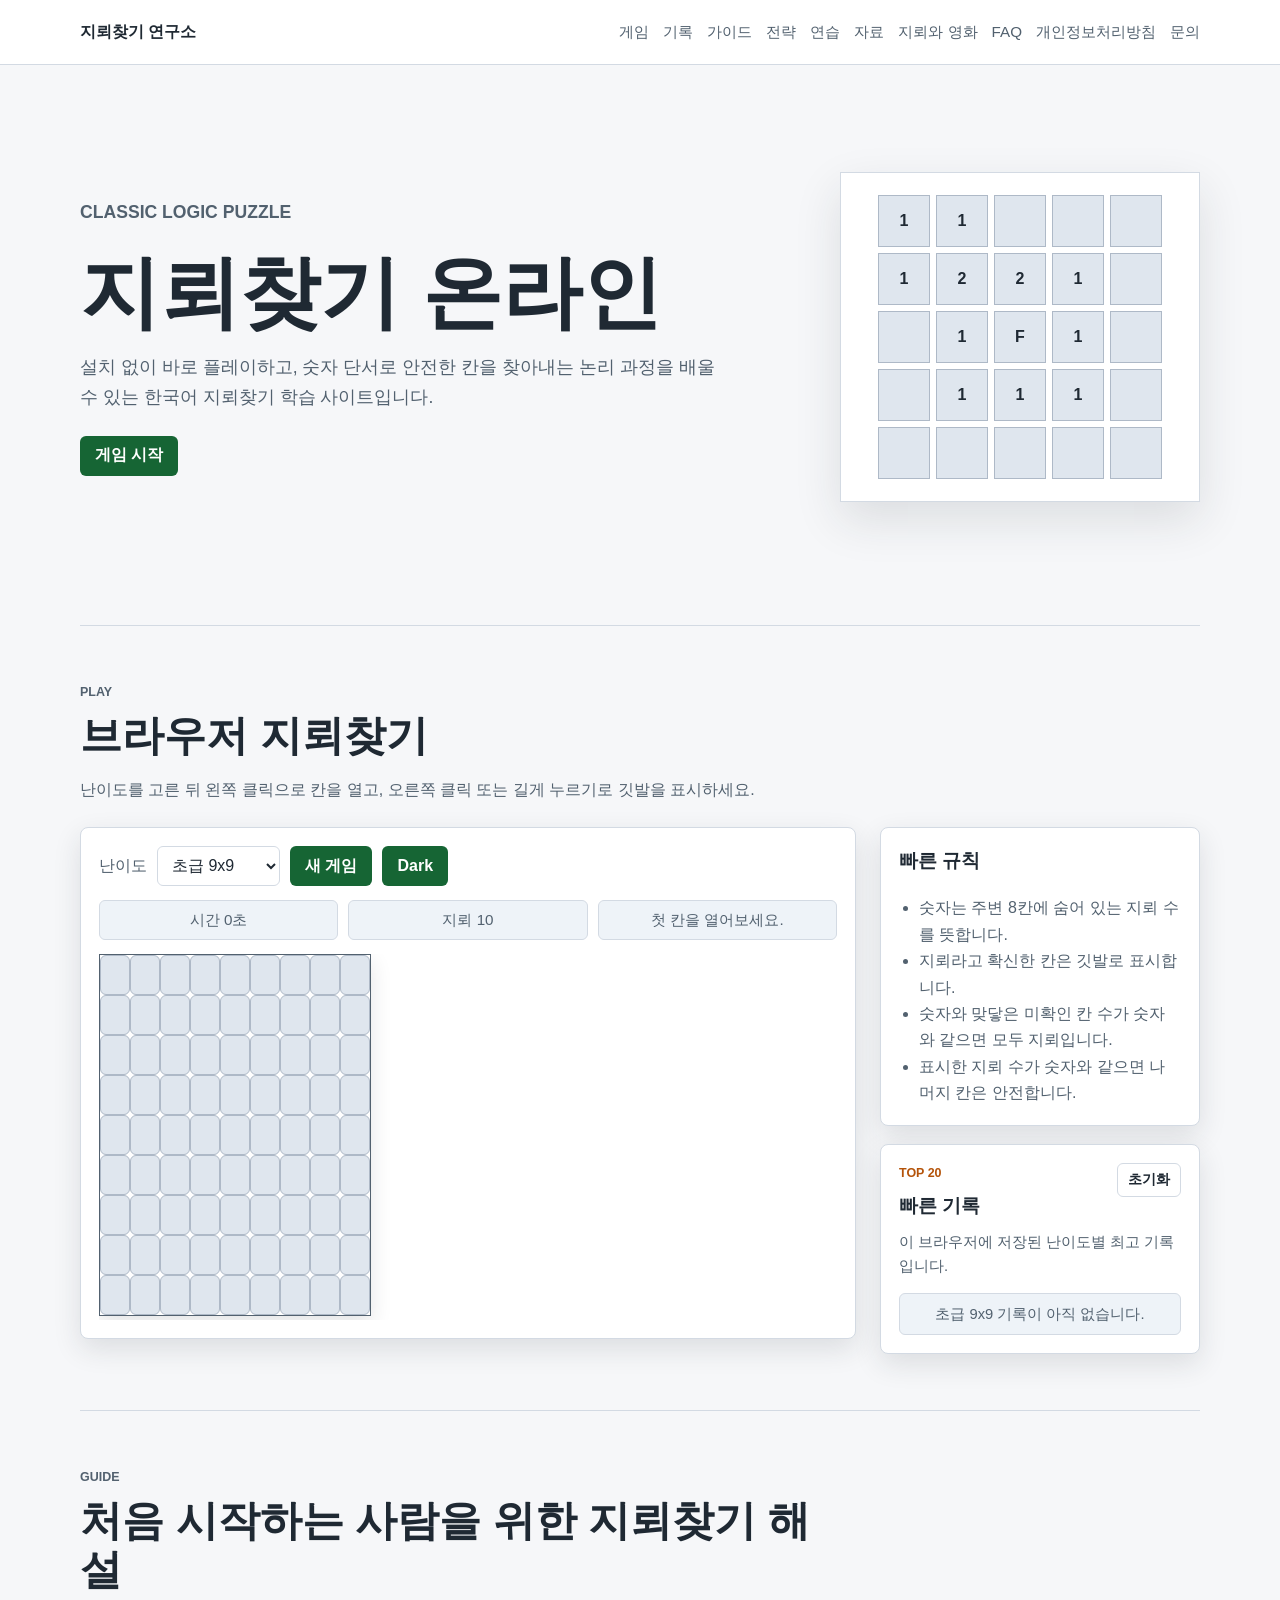
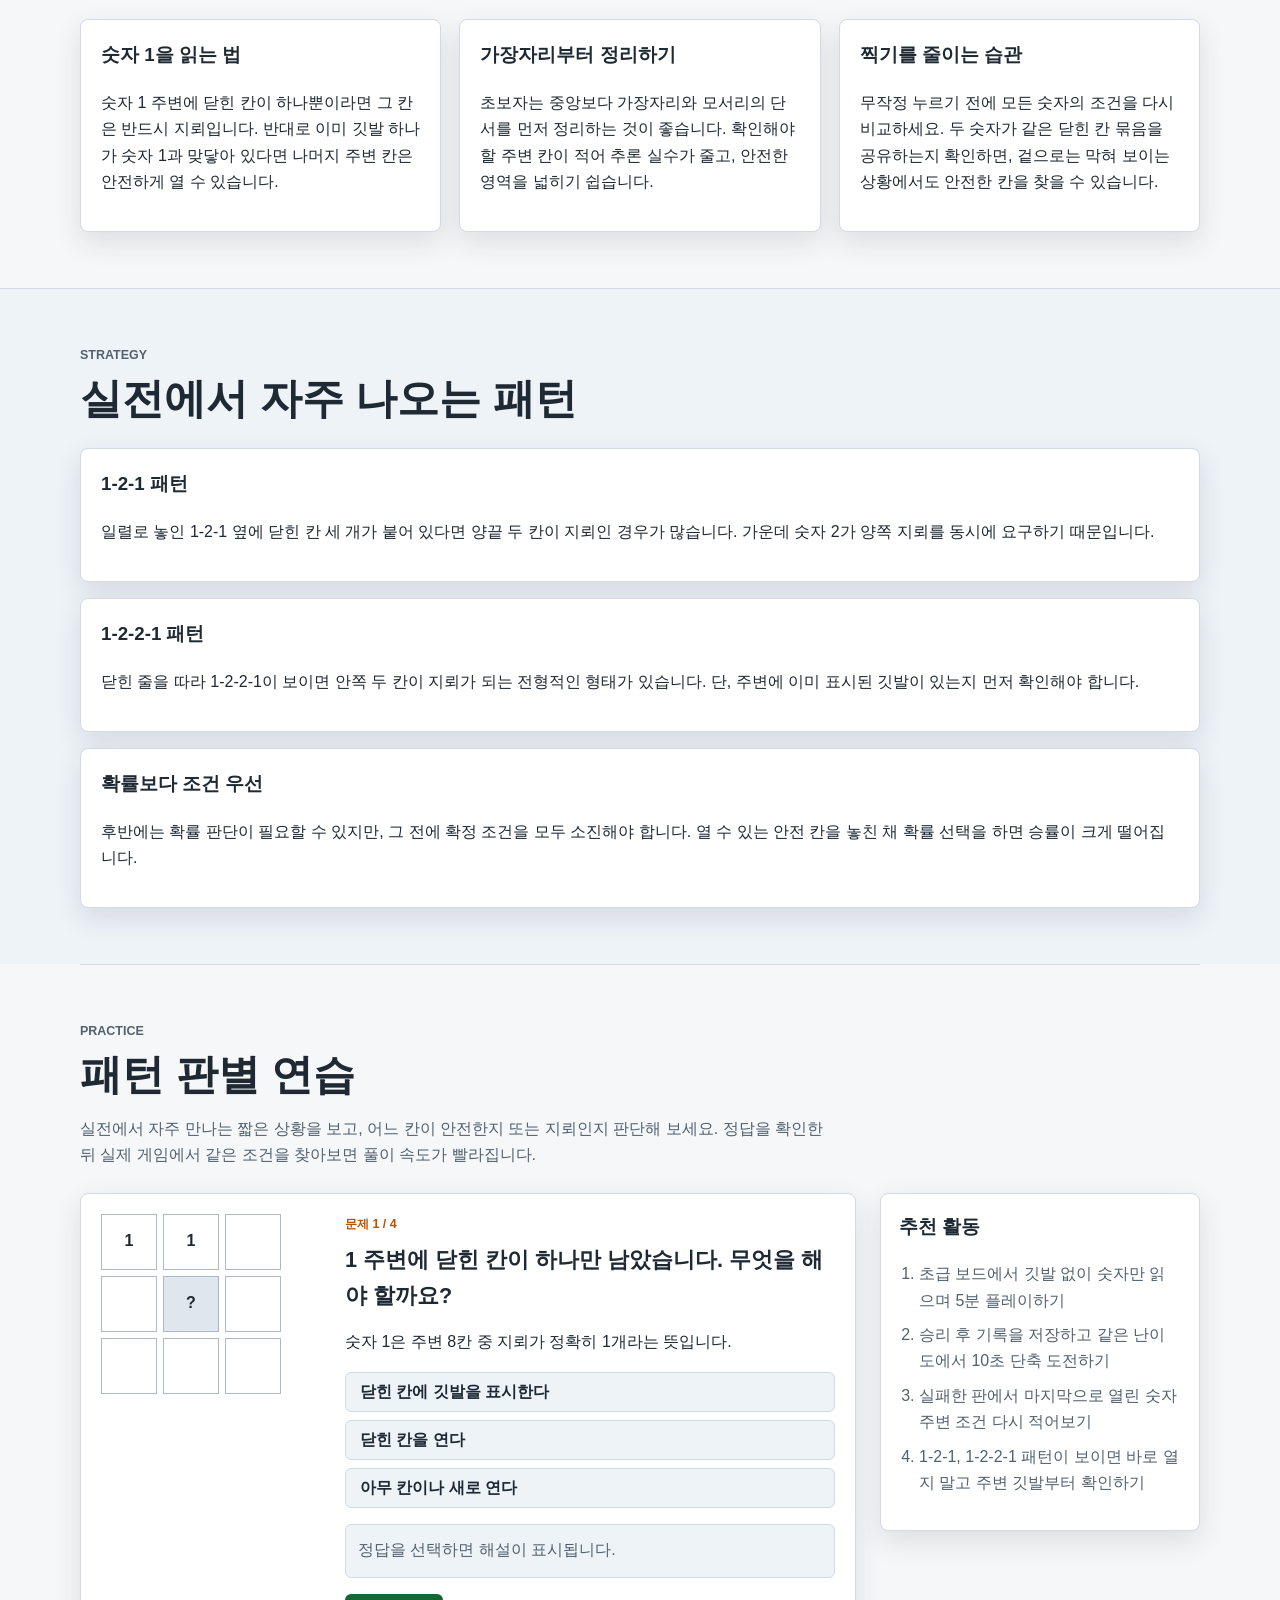
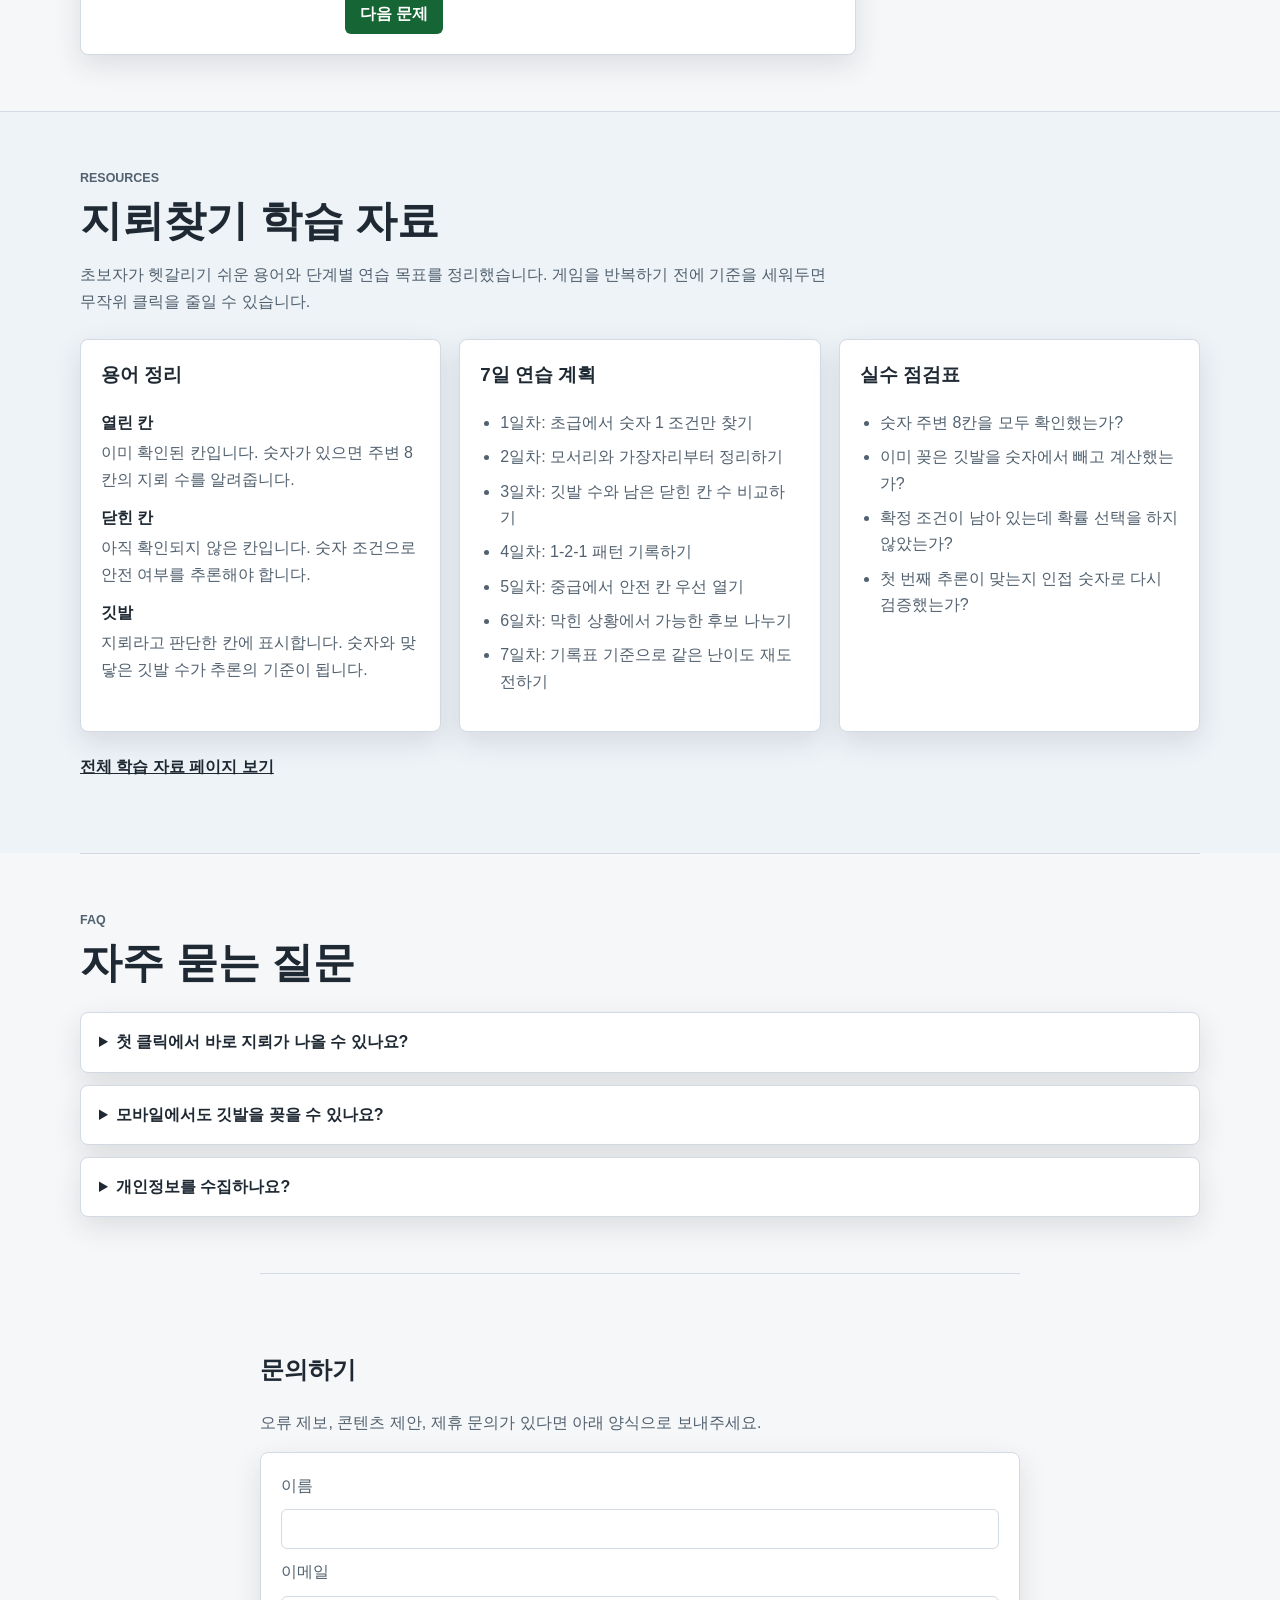
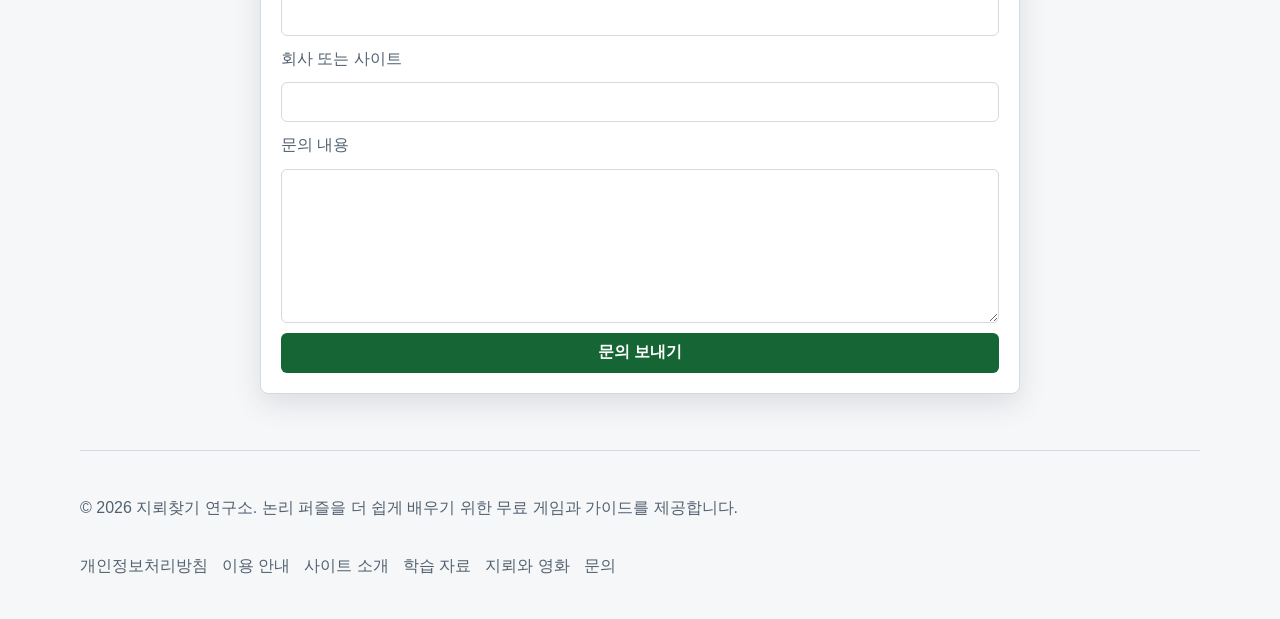
<file: index.html>
<!DOCTYPE html>
<html lang="ko">
<head>
    <meta charset="UTF-8">
    <meta name="viewport" content="width=device-width, initial-scale=1.0">
    <meta name="description" content="브라우저에서 바로 즐기는 지뢰찾기 게임과 초급부터 고급까지 단계별 전략 가이드를 제공하는 한국어 Minesweeper 사이트입니다.">
    <meta name="google-adsense-account" content="ca-pub-1912947623378370">
    <!-- Google tag (gtag.js) -->
    <script async src="https://www.googletagmanager.com/gtag/js?id=G-28TFZ02FF4"></script>
    <script>
      window.dataLayer = window.dataLayer || [];
      function gtag(){dataLayer.push(arguments);}
      gtag('js', new Date());

      gtag('config', 'G-28TFZ02FF4');
    </script>
    <script type="text/javascript">
        (function(c,l,a,r,i,t,y){
            c[a]=c[a]||function(){(c[a].q=c[a].q||[]).push(arguments)};
            t=l.createElement(r);t.async=1;t.src="https://www.clarity.ms/tag/"+i;
            y=l.getElementsByTagName(r)[0];y.parentNode.insertBefore(t,y);
        })(window, document, "clarity", "script", "x8dqy2f5m1");
    </script>
    <title>지뢰찾기 온라인 - Minesweeper 전략 가이드</title>
    <link rel="stylesheet" href="style.css">
    <script async src="https://pagead2.googlesyndication.com/pagead/js/adsbygoogle.js?client=ca-pub-1912947623378370"
        crossorigin="anonymous"></script>
</head>
<body>
    <header class="site-header">
        <nav class="nav" aria-label="주요 메뉴">
            <a class="brand" href="index.html">지뢰찾기 연구소</a>
            <div class="nav-links">
                <a href="#play">게임</a>
                <a href="#leaderboard">기록</a>
                <a href="#guide">가이드</a>
                <a href="#strategy">전략</a>
                <a href="#practice">연습</a>
                <a href="#resources">자료</a>
                <a href="mine-info.html">지뢰와 영화</a>
                <a href="#faq">FAQ</a>
                <a href="privacy.html">개인정보처리방침</a>
                <a href="contact.html">문의</a>
            </div>
        </nav>
    </header>

    <main>
        <section class="hero" aria-labelledby="hero-title">
            <div class="hero-copy">
                <p class="eyebrow">Classic logic puzzle</p>
                <h1 id="hero-title">지뢰찾기 온라인</h1>
                <p>설치 없이 바로 플레이하고, 숫자 단서로 안전한 칸을 찾아내는 논리 과정을 배울 수 있는 한국어 지뢰찾기 학습 사이트입니다.</p>
                <a class="primary-link" href="#play">게임 시작</a>
            </div>
            <div class="hero-board" aria-hidden="true">
                <span>1</span><span>1</span><span></span><span></span><span></span>
                <span>1</span><span>2</span><span>2</span><span>1</span><span></span>
                <span></span><span>1</span><span>F</span><span>1</span><span></span>
                <span></span><span>1</span><span>1</span><span>1</span><span></span>
                <span></span><span></span><span></span><span></span><span></span>
            </div>
        </section>

        <section id="play" class="play-section" aria-labelledby="play-title">
            <div class="section-heading">
                <p class="eyebrow">Play</p>
                <h2 id="play-title">브라우저 지뢰찾기</h2>
                <p>난이도를 고른 뒤 왼쪽 클릭으로 칸을 열고, 오른쪽 클릭 또는 길게 누르기로 깃발을 표시하세요.</p>
            </div>

            <div class="game-shell">
                <div class="game-panel" aria-label="지뢰찾기 게임 영역">
                    <div class="controls">
                        <label for="difficulty">난이도</label>
                        <select id="difficulty">
                            <option value="easy">초급 9x9</option>
                            <option value="medium">중급 16x16</option>
                            <option value="hard">고급 22x22</option>
                        </select>
                        <button id="new-game" type="button">새 게임</button>
                        <button id="theme-toggle" type="button" aria-label="어두운 모드로 전환">Dark</button>
                    </div>
                    <div class="status" aria-live="polite">
                        <div id="timer">시간 0초</div>
                        <div id="mine-counter">지뢰 10</div>
                        <div id="game-message">첫 칸을 열어보세요.</div>
                    </div>
                    <div class="board-wrap">
                        <div id="game-board" role="grid" aria-label="지뢰찾기 보드"></div>
                    </div>
                </div>

                <aside class="side-column">
                    <section class="quick-guide" aria-labelledby="quick-guide-title">
                        <h3 id="quick-guide-title">빠른 규칙</h3>
                        <ul>
                            <li>숫자는 주변 8칸에 숨어 있는 지뢰 수를 뜻합니다.</li>
                            <li>지뢰라고 확신한 칸은 깃발로 표시합니다.</li>
                            <li>숫자와 맞닿은 미확인 칸 수가 숫자와 같으면 모두 지뢰입니다.</li>
                            <li>표시한 지뢰 수가 숫자와 같으면 나머지 칸은 안전합니다.</li>
                        </ul>
                    </section>

                    <section id="leaderboard" class="leaderboard" aria-labelledby="leaderboard-title">
                        <div class="leaderboard-header">
                            <div>
                                <p class="eyebrow">Top 20</p>
                                <h3 id="leaderboard-title">빠른 기록</h3>
                            </div>
                            <button id="clear-records" type="button">초기화</button>
                        </div>
                        <p class="leaderboard-note">이 브라우저에 저장된 난이도별 최고 기록입니다.</p>
                        <ol id="leaderboard-list" class="leaderboard-list" aria-live="polite"></ol>
                    </section>
                </aside>
            </div>
        </section>

        <section id="guide" class="content-section" aria-labelledby="guide-title">
            <div class="section-heading">
                <p class="eyebrow">Guide</p>
                <h2 id="guide-title">처음 시작하는 사람을 위한 지뢰찾기 해설</h2>
            </div>
            <div class="article-grid">
                <article>
                    <h3>숫자 1을 읽는 법</h3>
                    <p>숫자 1 주변에 닫힌 칸이 하나뿐이라면 그 칸은 반드시 지뢰입니다. 반대로 이미 깃발 하나가 숫자 1과 맞닿아 있다면 나머지 주변 칸은 안전하게 열 수 있습니다.</p>
                </article>
                <article>
                    <h3>가장자리부터 정리하기</h3>
                    <p>초보자는 중앙보다 가장자리와 모서리의 단서를 먼저 정리하는 것이 좋습니다. 확인해야 할 주변 칸이 적어 추론 실수가 줄고, 안전한 영역을 넓히기 쉽습니다.</p>
                </article>
                <article>
                    <h3>찍기를 줄이는 습관</h3>
                    <p>무작정 누르기 전에 모든 숫자의 조건을 다시 비교하세요. 두 숫자가 같은 닫힌 칸 묶음을 공유하는지 확인하면, 겉으로는 막혀 보이는 상황에서도 안전한 칸을 찾을 수 있습니다.</p>
                </article>
            </div>
        </section>

        <section id="strategy" class="content-section alt" aria-labelledby="strategy-title">
            <div class="section-heading">
                <p class="eyebrow">Strategy</p>
                <h2 id="strategy-title">실전에서 자주 나오는 패턴</h2>
            </div>
            <div class="strategy-list">
                <article>
                    <h3>1-2-1 패턴</h3>
                    <p>일렬로 놓인 1-2-1 옆에 닫힌 칸 세 개가 붙어 있다면 양끝 두 칸이 지뢰인 경우가 많습니다. 가운데 숫자 2가 양쪽 지뢰를 동시에 요구하기 때문입니다.</p>
                </article>
                <article>
                    <h3>1-2-2-1 패턴</h3>
                    <p>닫힌 줄을 따라 1-2-2-1이 보이면 안쪽 두 칸이 지뢰가 되는 전형적인 형태가 있습니다. 단, 주변에 이미 표시된 깃발이 있는지 먼저 확인해야 합니다.</p>
                </article>
                <article>
                    <h3>확률보다 조건 우선</h3>
                    <p>후반에는 확률 판단이 필요할 수 있지만, 그 전에 확정 조건을 모두 소진해야 합니다. 열 수 있는 안전 칸을 놓친 채 확률 선택을 하면 승률이 크게 떨어집니다.</p>
                </article>
            </div>
        </section>



        <section id="practice" class="content-section" aria-labelledby="practice-title">
            <div class="section-heading">
                <p class="eyebrow">Practice</p>
                <h2 id="practice-title">패턴 판별 연습</h2>
                <p>실전에서 자주 만나는 짧은 상황을 보고, 어느 칸이 안전한지 또는 지뢰인지 판단해 보세요. 정답을 확인한 뒤 실제 게임에서 같은 조건을 찾아보면 풀이 속도가 빨라집니다.</p>
            </div>
            <div class="practice-shell">
                <div class="practice-card" aria-labelledby="practice-question">
                    <div id="practice-board" class="practice-board" aria-hidden="true"></div>
                    <div class="practice-copy">
                        <p id="practice-count" class="eyebrow">문제 1</p>
                        <h3 id="practice-question">패턴 문제</h3>
                        <p id="practice-description">닫힌 칸과 숫자 단서를 비교해서 다음 행동을 고르세요.</p>
                        <div id="practice-options" class="practice-options"></div>
                        <p id="practice-feedback" class="practice-feedback" aria-live="polite">정답을 선택하면 해설이 표시됩니다.</p>
                        <button id="next-practice" type="button">다음 문제</button>
                    </div>
                </div>
                <aside class="activity-list" aria-labelledby="activity-title">
                    <h3 id="activity-title">추천 활동</h3>
                    <ol>
                        <li>초급 보드에서 깃발 없이 숫자만 읽으며 5분 플레이하기</li>
                        <li>승리 후 기록을 저장하고 같은 난이도에서 10초 단축 도전하기</li>
                        <li>실패한 판에서 마지막으로 열린 숫자 주변 조건 다시 적어보기</li>
                        <li>1-2-1, 1-2-2-1 패턴이 보이면 바로 열지 말고 주변 깃발부터 확인하기</li>
                    </ol>
                </aside>
            </div>
        </section>

        <section id="resources" class="content-section alt" aria-labelledby="resources-title">
            <div class="section-heading">
                <p class="eyebrow">Resources</p>
                <h2 id="resources-title">지뢰찾기 학습 자료</h2>
                <p>초보자가 헷갈리기 쉬운 용어와 단계별 연습 목표를 정리했습니다. 게임을 반복하기 전에 기준을 세워두면 무작위 클릭을 줄일 수 있습니다.</p>
            </div>
            <div class="resource-grid">
                <article>
                    <h3>용어 정리</h3>
                    <dl>
                        <dt>열린 칸</dt>
                        <dd>이미 확인된 칸입니다. 숫자가 있으면 주변 8칸의 지뢰 수를 알려줍니다.</dd>
                        <dt>닫힌 칸</dt>
                        <dd>아직 확인되지 않은 칸입니다. 숫자 조건으로 안전 여부를 추론해야 합니다.</dd>
                        <dt>깃발</dt>
                        <dd>지뢰라고 판단한 칸에 표시합니다. 숫자와 맞닿은 깃발 수가 추론의 기준이 됩니다.</dd>
                    </dl>
                </article>
                <article>
                    <h3>7일 연습 계획</h3>
                    <ul>
                        <li>1일차: 초급에서 숫자 1 조건만 찾기</li>
                        <li>2일차: 모서리와 가장자리부터 정리하기</li>
                        <li>3일차: 깃발 수와 남은 닫힌 칸 수 비교하기</li>
                        <li>4일차: 1-2-1 패턴 기록하기</li>
                        <li>5일차: 중급에서 안전 칸 우선 열기</li>
                        <li>6일차: 막힌 상황에서 가능한 후보 나누기</li>
                        <li>7일차: 기록표 기준으로 같은 난이도 재도전하기</li>
                    </ul>
                </article>
                <article>
                    <h3>실수 점검표</h3>
                    <ul>
                        <li>숫자 주변 8칸을 모두 확인했는가?</li>
                        <li>이미 꽂은 깃발을 숫자에서 빼고 계산했는가?</li>
                        <li>확정 조건이 남아 있는데 확률 선택을 하지 않았는가?</li>
                        <li>첫 번째 추론이 맞는지 인접 숫자로 다시 검증했는가?</li>
                    </ul>
                </article>
            </div>
            <p class="more-link"><a href="resources.html">전체 학습 자료 페이지 보기</a></p>
        </section>

        <section id="faq" class="content-section" aria-labelledby="faq-title">
            <div class="section-heading">
                <p class="eyebrow">FAQ</p>
                <h2 id="faq-title">자주 묻는 질문</h2>
            </div>
            <div class="faq-list">
                <details>
                    <summary>첫 클릭에서 바로 지뢰가 나올 수 있나요?</summary>
                    <p>이 사이트는 첫 클릭이 지뢰일 경우 해당 칸을 안전하게 재배치합니다. 시작부터 실패하는 상황을 줄여 논리 풀이에 집중할 수 있습니다.</p>
                </details>
                <details>
                    <summary>모바일에서도 깃발을 꽂을 수 있나요?</summary>
                    <p>네. 모바일에서는 칸을 길게 누르면 깃발을 켜거나 끌 수 있습니다.</p>
                </details>
                <details>
                    <summary>개인정보를 수집하나요?</summary>
                    <p>게임 플레이에는 로그인이나 회원가입이 필요하지 않습니다. 문의 양식을 보낼 때 입력한 정보만 답변 목적으로 사용됩니다.</p>
                </details>
            </div>
        </section>

        <section class="partner-contact" aria-labelledby="partner-contact-title">
            <h2 id="partner-contact-title">문의하기</h2>
            <p>오류 제보, 콘텐츠 제안, 제휴 문의가 있다면 아래 양식으로 보내주세요.</p>
            <form action="https://formspree.io/f/xlgkkrap" method="POST">
                <label for="partner-name">이름</label>
                <input id="partner-name" name="name" type="text" autocomplete="name" required>

                <label for="partner-email">이메일</label>
                <input id="partner-email" name="email" type="email" autocomplete="email" required>

                <label for="partner-company">회사 또는 사이트</label>
                <input id="partner-company" name="company" type="text" autocomplete="organization">

                <label for="partner-message">문의 내용</label>
                <textarea id="partner-message" name="message" rows="5" required></textarea>

                <button type="submit">문의 보내기</button>
            </form>
        </section>
    </main>

    <footer class="site-footer">
        <p>© 2026 지뢰찾기 연구소. 논리 퍼즐을 더 쉽게 배우기 위한 무료 게임과 가이드를 제공합니다.</p>
        <div>
            <a href="privacy.html">개인정보처리방침</a>
            <a href="terms.html">이용 안내</a>
            <a href="about.html">사이트 소개</a>
            <a href="resources.html">학습 자료</a>
            <a href="mine-info.html">지뢰와 영화</a>
            <a href="contact.html">문의</a>
        </div>
    </footer>

    <script src="main.js"></script>
</body>
</html>
</file>
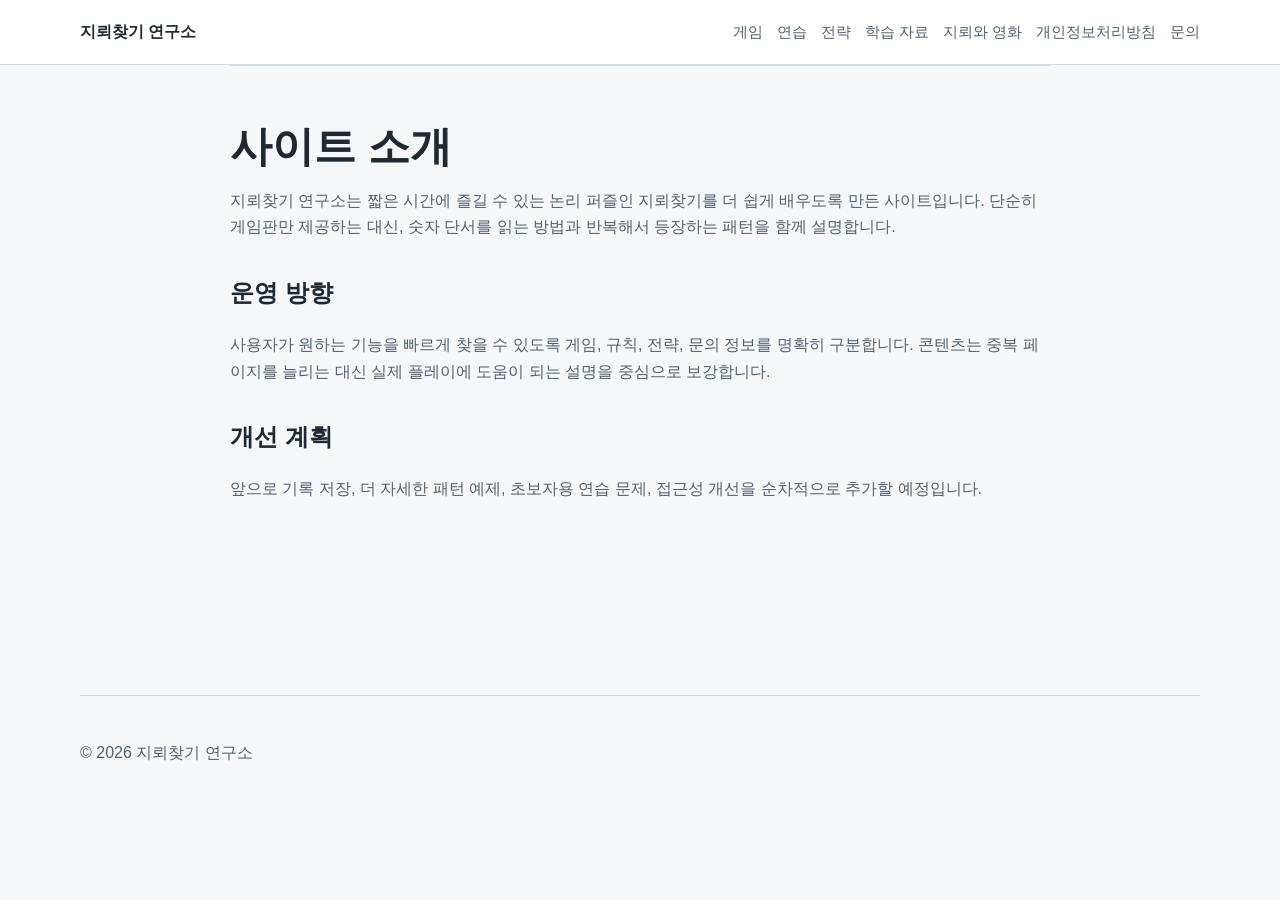
<file: about.html>
<!DOCTYPE html>
<html lang="ko">
<head>
    <meta charset="UTF-8">
    <meta name="viewport" content="width=device-width, initial-scale=1.0">
    <meta name="description" content="지뢰찾기 연구소 소개와 운영 목적입니다.">
    <meta name="google-adsense-account" content="ca-pub-1912947623378370">
    <!-- Google tag (gtag.js) -->
    <script async src="https://www.googletagmanager.com/gtag/js?id=G-28TFZ02FF4"></script>
    <script>
      window.dataLayer = window.dataLayer || [];
      function gtag(){dataLayer.push(arguments);}
      gtag('js', new Date());

      gtag('config', 'G-28TFZ02FF4');
    </script>
    <script type="text/javascript">
        (function(c,l,a,r,i,t,y){
            c[a]=c[a]||function(){(c[a].q=c[a].q||[]).push(arguments)};
            t=l.createElement(r);t.async=1;t.src="https://www.clarity.ms/tag/"+i;
            y=l.getElementsByTagName(r)[0];y.parentNode.insertBefore(t,y);
        })(window, document, "clarity", "script", "x8dqy2f5m1");
    </script>
    <title>사이트 소개 - 지뢰찾기 연구소</title>
    <link rel="stylesheet" href="style.css">
    <script async src="https://pagead2.googlesyndication.com/pagead/js/adsbygoogle.js?client=ca-pub-1912947623378370" crossorigin="anonymous"></script>
</head>
<body>
    <header class="site-header">
        <nav class="nav" aria-label="주요 메뉴">
            <a class="brand" href="index.html">지뢰찾기 연구소</a>
            <div class="nav-links">
                <a href="index.html#play">게임</a>
                <a href="index.html#practice">연습</a>
                <a href="index.html#strategy">전략</a>
                <a href="resources.html">학습 자료</a>
            <a href="mine-info.html">지뢰와 영화</a>
                <a href="privacy.html">개인정보처리방침</a>
                <a href="contact.html">문의</a>
            </div>
        </nav>
    </header>
    <main class="text-page">
        <h1>사이트 소개</h1>
        <p>지뢰찾기 연구소는 짧은 시간에 즐길 수 있는 논리 퍼즐인 지뢰찾기를 더 쉽게 배우도록 만든 사이트입니다. 단순히 게임판만 제공하는 대신, 숫자 단서를 읽는 방법과 반복해서 등장하는 패턴을 함께 설명합니다.</p>
        <h2>운영 방향</h2>
        <p>사용자가 원하는 기능을 빠르게 찾을 수 있도록 게임, 규칙, 전략, 문의 정보를 명확히 구분합니다. 콘텐츠는 중복 페이지를 늘리는 대신 실제 플레이에 도움이 되는 설명을 중심으로 보강합니다.</p>
        <h2>개선 계획</h2>
        <p>앞으로 기록 저장, 더 자세한 패턴 예제, 초보자용 연습 문제, 접근성 개선을 순차적으로 추가할 예정입니다.</p>
    </main>
    <footer class="site-footer"><p>© 2026 지뢰찾기 연구소</p></footer>
</body>
</html>
</file>
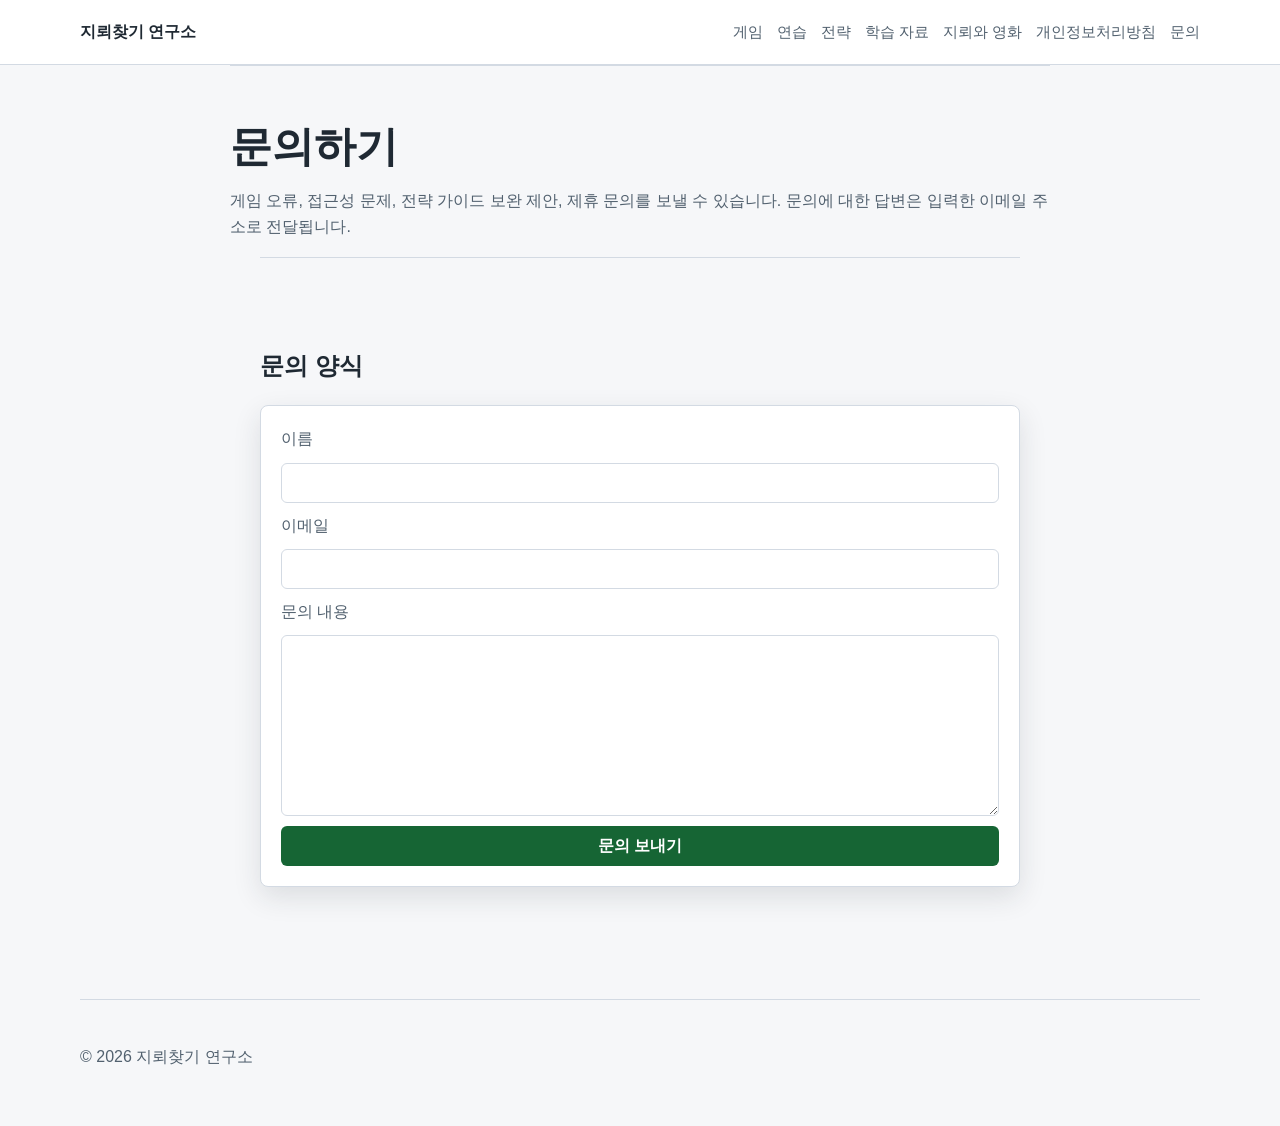
<file: contact.html>
<!DOCTYPE html>
<html lang="ko">
<head>
    <meta charset="UTF-8">
    <meta name="viewport" content="width=device-width, initial-scale=1.0">
    <meta name="description" content="지뢰찾기 연구소 문의 페이지입니다.">
    <meta name="google-adsense-account" content="ca-pub-1912947623378370">
    <!-- Google tag (gtag.js) -->
    <script async src="https://www.googletagmanager.com/gtag/js?id=G-28TFZ02FF4"></script>
    <script>
      window.dataLayer = window.dataLayer || [];
      function gtag(){dataLayer.push(arguments);}
      gtag('js', new Date());

      gtag('config', 'G-28TFZ02FF4');
    </script>
    <script type="text/javascript">
        (function(c,l,a,r,i,t,y){
            c[a]=c[a]||function(){(c[a].q=c[a].q||[]).push(arguments)};
            t=l.createElement(r);t.async=1;t.src="https://www.clarity.ms/tag/"+i;
            y=l.getElementsByTagName(r)[0];y.parentNode.insertBefore(t,y);
        })(window, document, "clarity", "script", "x8dqy2f5m1");
    </script>
    <title>문의하기 - 지뢰찾기 연구소</title>
    <link rel="stylesheet" href="style.css">
    <script async src="https://pagead2.googlesyndication.com/pagead/js/adsbygoogle.js?client=ca-pub-1912947623378370" crossorigin="anonymous"></script>
</head>
<body>
    <header class="site-header">
        <nav class="nav" aria-label="주요 메뉴">
            <a class="brand" href="index.html">지뢰찾기 연구소</a>
            <div class="nav-links">
                <a href="index.html#play">게임</a>
                <a href="index.html#practice">연습</a>
                <a href="index.html#strategy">전략</a>
                <a href="resources.html">학습 자료</a>
            <a href="mine-info.html">지뢰와 영화</a>
                <a href="privacy.html">개인정보처리방침</a>
                <a href="contact.html">문의</a>
            </div>
        </nav>
    </header>
    <main class="text-page">
        <h1>문의하기</h1>
        <p>게임 오류, 접근성 문제, 전략 가이드 보완 제안, 제휴 문의를 보낼 수 있습니다. 문의에 대한 답변은 입력한 이메일 주소로 전달됩니다.</p>
        <section class="partner-contact" aria-labelledby="contact-form-title">
            <h2 id="contact-form-title">문의 양식</h2>
            <form action="https://formspree.io/f/xlgkkrap" method="POST">
                <label for="contact-name">이름</label>
                <input id="contact-name" name="name" type="text" autocomplete="name" required>
                <label for="contact-email">이메일</label>
                <input id="contact-email" name="email" type="email" autocomplete="email" required>
                <label for="contact-message">문의 내용</label>
                <textarea id="contact-message" name="message" rows="6" required></textarea>
                <button type="submit">문의 보내기</button>
            </form>
        </section>
    </main>
    <footer class="site-footer"><p>© 2026 지뢰찾기 연구소</p></footer>
</body>
</html>
</file>
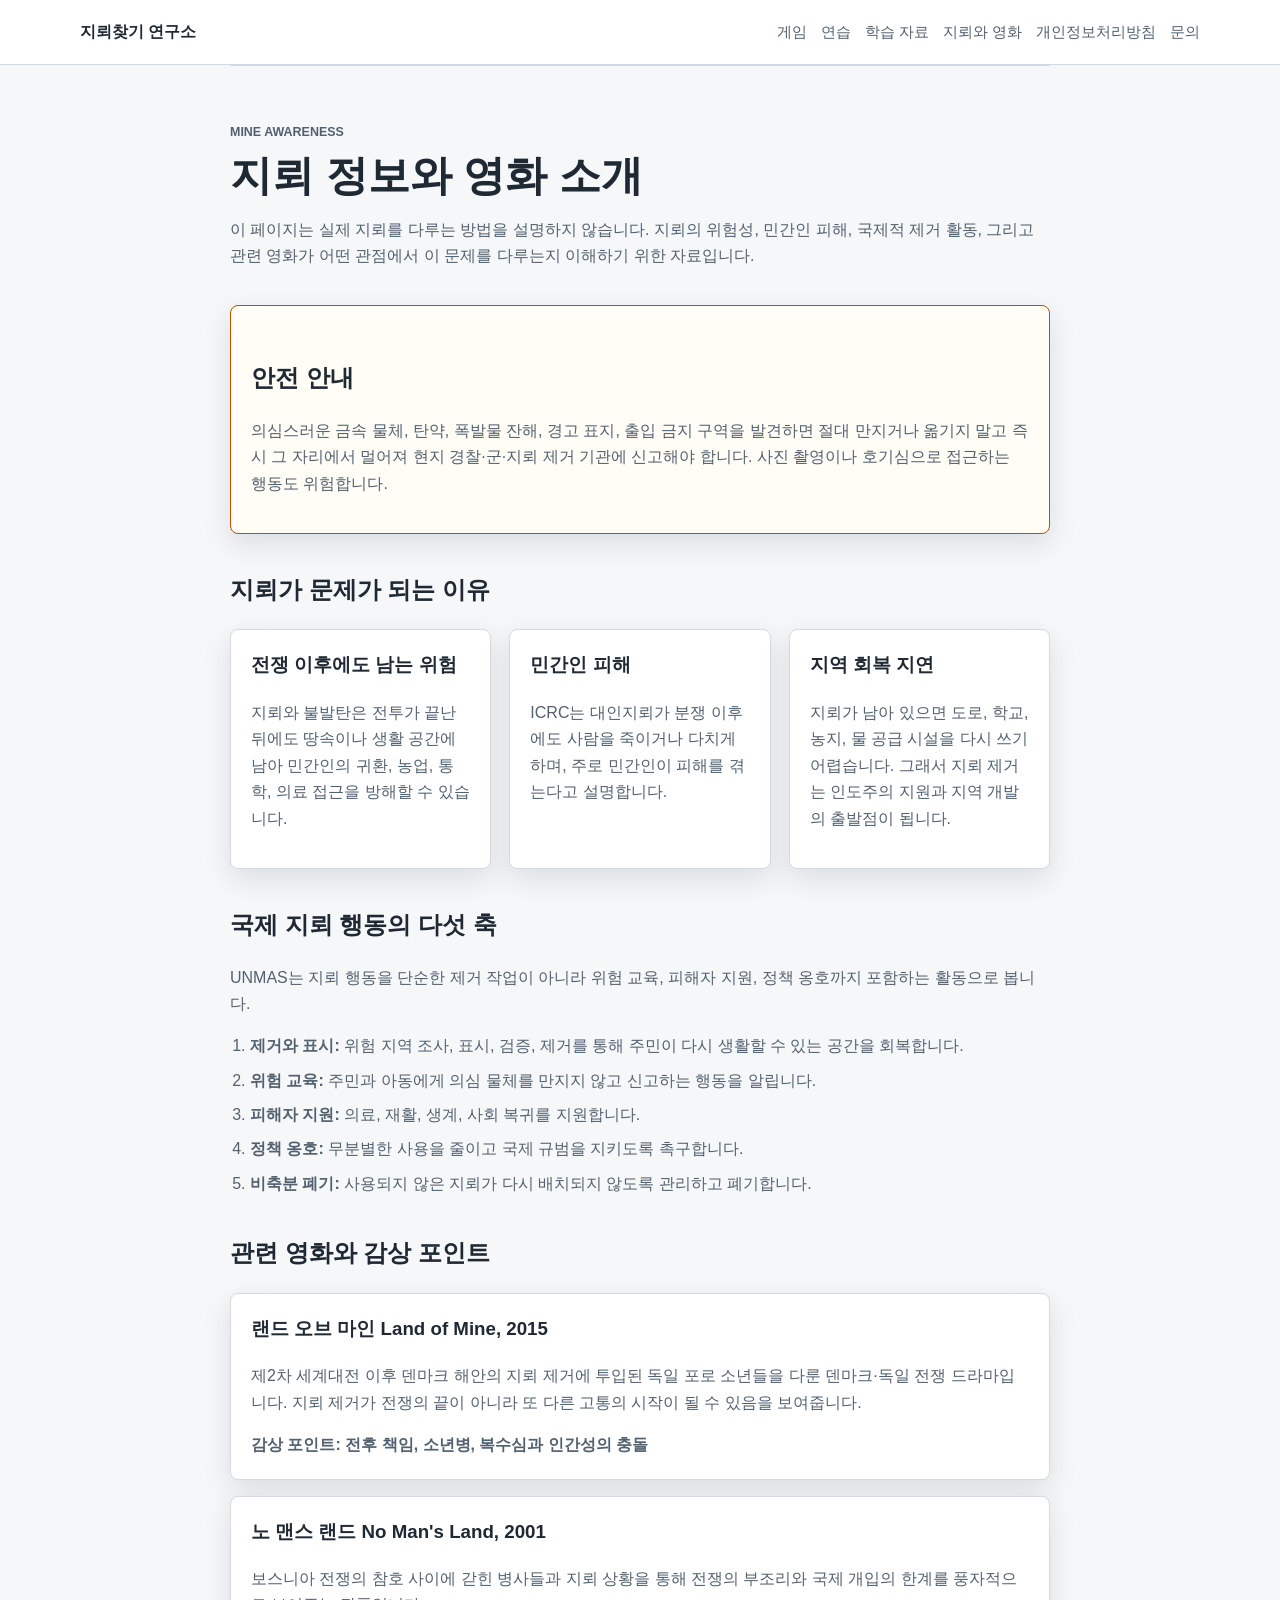
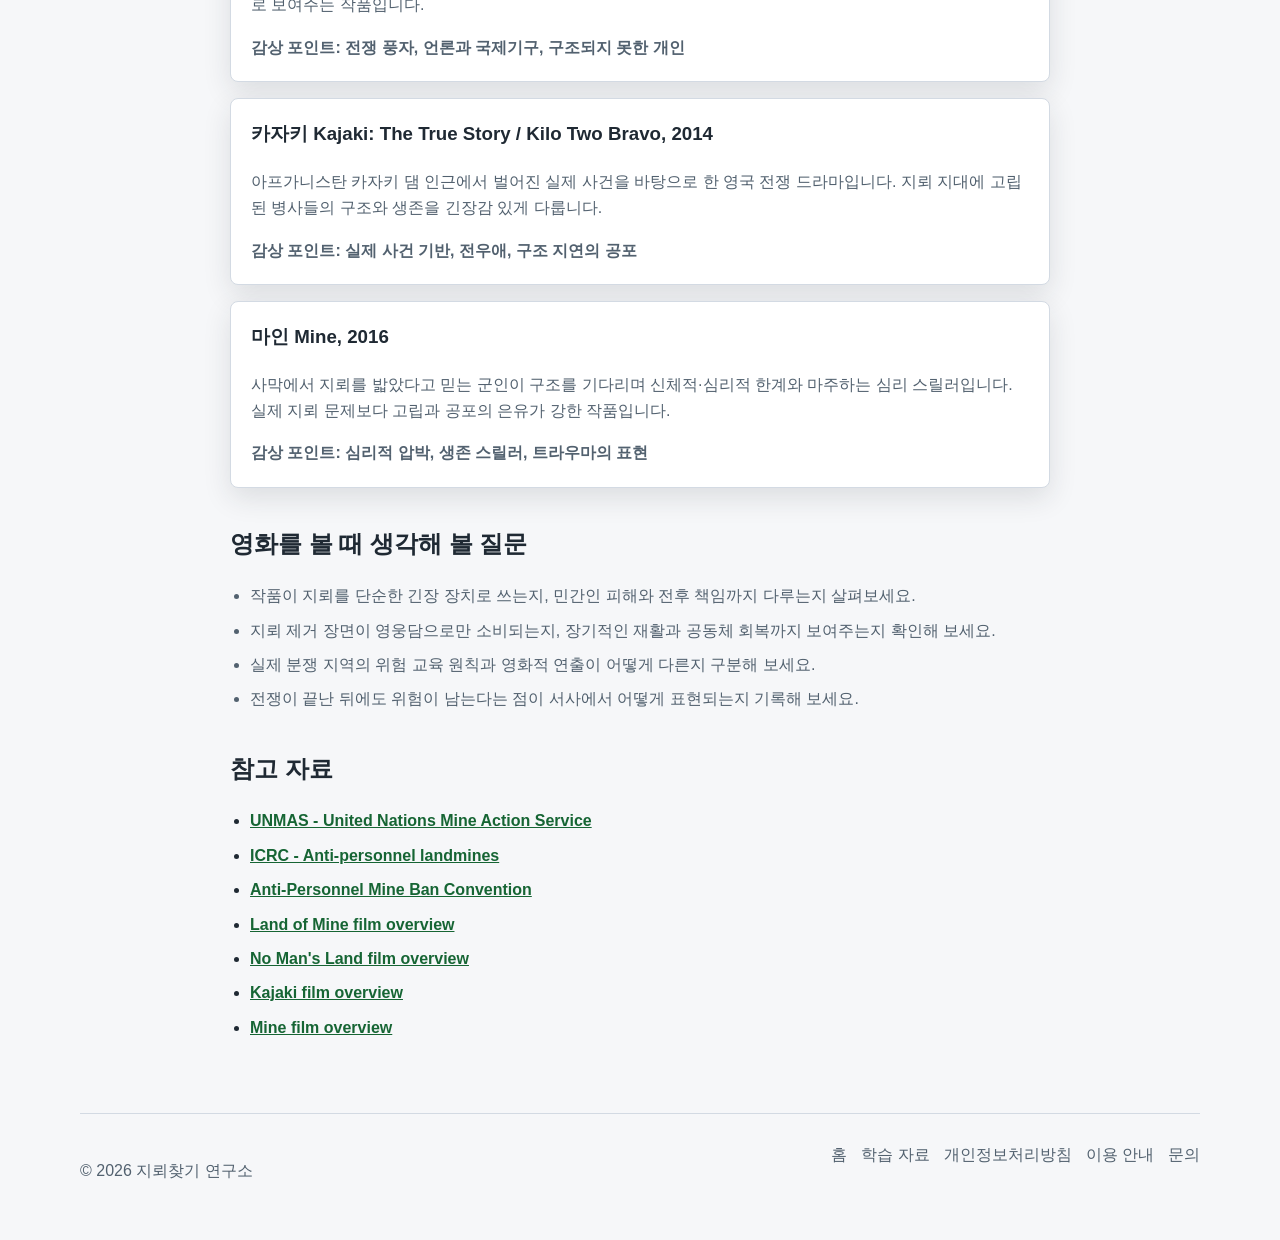
<file: mine-info.html>
<!DOCTYPE html>
<html lang="ko">
<head>
    <meta charset="UTF-8">
    <meta name="viewport" content="width=device-width, initial-scale=1.0">
    <meta name="description" content="지뢰의 인도주의적 영향, 안전 수칙, 지뢰를 다룬 영화와 다큐멘터리를 소개하는 자료입니다.">
    <meta name="google-adsense-account" content="ca-pub-1912947623378370">
    <!-- Google tag (gtag.js) -->
    <script async src="https://www.googletagmanager.com/gtag/js?id=G-28TFZ02FF4"></script>
    <script>
      window.dataLayer = window.dataLayer || [];
      function gtag(){dataLayer.push(arguments);}
      gtag('js', new Date());

      gtag('config', 'G-28TFZ02FF4');
    </script>
    <script type="text/javascript">
        (function(c,l,a,r,i,t,y){
            c[a]=c[a]||function(){(c[a].q=c[a].q||[]).push(arguments)};
            t=l.createElement(r);t.async=1;t.src="https://www.clarity.ms/tag/"+i;
            y=l.getElementsByTagName(r)[0];y.parentNode.insertBefore(t,y);
        })(window, document, "clarity", "script", "x8dqy2f5m1");
    </script>
    <title>지뢰 정보와 영화 소개 - 지뢰찾기 연구소</title>
    <link rel="stylesheet" href="style.css">
    <script async src="https://pagead2.googlesyndication.com/pagead/js/adsbygoogle.js?client=ca-pub-1912947623378370" crossorigin="anonymous"></script>
</head>
<body>
    <header class="site-header">
        <nav class="nav" aria-label="주요 메뉴">
            <a class="brand" href="index.html">지뢰찾기 연구소</a>
            <div class="nav-links">
                <a href="index.html#play">게임</a>
                <a href="index.html#practice">연습</a>
                <a href="resources.html">학습 자료</a>
                <a href="mine-info.html">지뢰와 영화</a>
                <a href="privacy.html">개인정보처리방침</a>
                <a href="contact.html">문의</a>
            </div>
        </nav>
    </header>

    <main class="text-page resource-page">
        <p class="eyebrow">Mine Awareness</p>
        <h1>지뢰 정보와 영화 소개</h1>
        <p>이 페이지는 실제 지뢰를 다루는 방법을 설명하지 않습니다. 지뢰의 위험성, 민간인 피해, 국제적 제거 활동, 그리고 관련 영화가 어떤 관점에서 이 문제를 다루는지 이해하기 위한 자료입니다.</p>

        <section class="notice-box" aria-labelledby="safety-title">
            <h2 id="safety-title">안전 안내</h2>
            <p>의심스러운 금속 물체, 탄약, 폭발물 잔해, 경고 표지, 출입 금지 구역을 발견하면 절대 만지거나 옮기지 말고 즉시 그 자리에서 멀어져 현지 경찰·군·지뢰 제거 기관에 신고해야 합니다. 사진 촬영이나 호기심으로 접근하는 행동도 위험합니다.</p>
        </section>

        <section>
            <h2>지뢰가 문제가 되는 이유</h2>
            <div class="resource-grid compact">
                <article>
                    <h3>전쟁 이후에도 남는 위험</h3>
                    <p>지뢰와 불발탄은 전투가 끝난 뒤에도 땅속이나 생활 공간에 남아 민간인의 귀환, 농업, 통학, 의료 접근을 방해할 수 있습니다.</p>
                </article>
                <article>
                    <h3>민간인 피해</h3>
                    <p>ICRC는 대인지뢰가 분쟁 이후에도 사람을 죽이거나 다치게 하며, 주로 민간인이 피해를 겪는다고 설명합니다.</p>
                </article>
                <article>
                    <h3>지역 회복 지연</h3>
                    <p>지뢰가 남아 있으면 도로, 학교, 농지, 물 공급 시설을 다시 쓰기 어렵습니다. 그래서 지뢰 제거는 인도주의 지원과 지역 개발의 출발점이 됩니다.</p>
                </article>
            </div>
        </section>

        <section>
            <h2>국제 지뢰 행동의 다섯 축</h2>
            <p>UNMAS는 지뢰 행동을 단순한 제거 작업이 아니라 위험 교육, 피해자 지원, 정책 옹호까지 포함하는 활동으로 봅니다.</p>
            <ol class="rich-list">
                <li><strong>제거와 표시:</strong> 위험 지역 조사, 표시, 검증, 제거를 통해 주민이 다시 생활할 수 있는 공간을 회복합니다.</li>
                <li><strong>위험 교육:</strong> 주민과 아동에게 의심 물체를 만지지 않고 신고하는 행동을 알립니다.</li>
                <li><strong>피해자 지원:</strong> 의료, 재활, 생계, 사회 복귀를 지원합니다.</li>
                <li><strong>정책 옹호:</strong> 무분별한 사용을 줄이고 국제 규범을 지키도록 촉구합니다.</li>
                <li><strong>비축분 폐기:</strong> 사용되지 않은 지뢰가 다시 배치되지 않도록 관리하고 폐기합니다.</li>
            </ol>
        </section>

        <section>
            <h2>관련 영화와 감상 포인트</h2>
            <div class="film-list">
                <article>
                    <h3>랜드 오브 마인 Land of Mine, 2015</h3>
                    <p>제2차 세계대전 이후 덴마크 해안의 지뢰 제거에 투입된 독일 포로 소년들을 다룬 덴마크·독일 전쟁 드라마입니다. 지뢰 제거가 전쟁의 끝이 아니라 또 다른 고통의 시작이 될 수 있음을 보여줍니다.</p>
                    <p class="watch-point">감상 포인트: 전후 책임, 소년병, 복수심과 인간성의 충돌</p>
                </article>
                <article>
                    <h3>노 맨스 랜드 No Man's Land, 2001</h3>
                    <p>보스니아 전쟁의 참호 사이에 갇힌 병사들과 지뢰 상황을 통해 전쟁의 부조리와 국제 개입의 한계를 풍자적으로 보여주는 작품입니다.</p>
                    <p class="watch-point">감상 포인트: 전쟁 풍자, 언론과 국제기구, 구조되지 못한 개인</p>
                </article>
                <article>
                    <h3>카자키 Kajaki: The True Story / Kilo Two Bravo, 2014</h3>
                    <p>아프가니스탄 카자키 댐 인근에서 벌어진 실제 사건을 바탕으로 한 영국 전쟁 드라마입니다. 지뢰 지대에 고립된 병사들의 구조와 생존을 긴장감 있게 다룹니다.</p>
                    <p class="watch-point">감상 포인트: 실제 사건 기반, 전우애, 구조 지연의 공포</p>
                </article>
                <article>
                    <h3>마인 Mine, 2016</h3>
                    <p>사막에서 지뢰를 밟았다고 믿는 군인이 구조를 기다리며 신체적·심리적 한계와 마주하는 심리 스릴러입니다. 실제 지뢰 문제보다 고립과 공포의 은유가 강한 작품입니다.</p>
                    <p class="watch-point">감상 포인트: 심리적 압박, 생존 스릴러, 트라우마의 표현</p>
                </article>
            </div>
        </section>

        <section>
            <h2>영화를 볼 때 생각해 볼 질문</h2>
            <ul class="check-list">
                <li>작품이 지뢰를 단순한 긴장 장치로 쓰는지, 민간인 피해와 전후 책임까지 다루는지 살펴보세요.</li>
                <li>지뢰 제거 장면이 영웅담으로만 소비되는지, 장기적인 재활과 공동체 회복까지 보여주는지 확인해 보세요.</li>
                <li>실제 분쟁 지역의 위험 교육 원칙과 영화적 연출이 어떻게 다른지 구분해 보세요.</li>
                <li>전쟁이 끝난 뒤에도 위험이 남는다는 점이 서사에서 어떻게 표현되는지 기록해 보세요.</li>
            </ul>
        </section>

        <section>
            <h2>참고 자료</h2>
            <ul class="source-list">
                <li><a href="https://www.unmas.org/en" target="_blank" rel="noopener">UNMAS - United Nations Mine Action Service</a></li>
                <li><a href="https://www.icrc.org/en/law-and-policy/anti-personnel-landmines" target="_blank" rel="noopener">ICRC - Anti-personnel landmines</a></li>
                <li><a href="https://www.apminebanconvention.org/en/" target="_blank" rel="noopener">Anti-Personnel Mine Ban Convention</a></li>
                <li><a href="https://en.wikipedia.org/wiki/Land_of_Mine" target="_blank" rel="noopener">Land of Mine film overview</a></li>
                <li><a href="https://en.wikipedia.org/wiki/No_Man%27s_Land_(2001_film)" target="_blank" rel="noopener">No Man's Land film overview</a></li>
                <li><a href="https://en.wikipedia.org/wiki/Kajaki_(film)" target="_blank" rel="noopener">Kajaki film overview</a></li>
                <li><a href="https://en.wikipedia.org/wiki/Mine_(2016_film)" target="_blank" rel="noopener">Mine film overview</a></li>
            </ul>
        </section>
    </main>

    <footer class="site-footer">
        <p>© 2026 지뢰찾기 연구소</p>
        <div>
            <a href="index.html">홈</a>
            <a href="resources.html">학습 자료</a>
            <a href="privacy.html">개인정보처리방침</a>
            <a href="terms.html">이용 안내</a>
            <a href="contact.html">문의</a>
        </div>
    </footer>
</body>
</html>
</file>
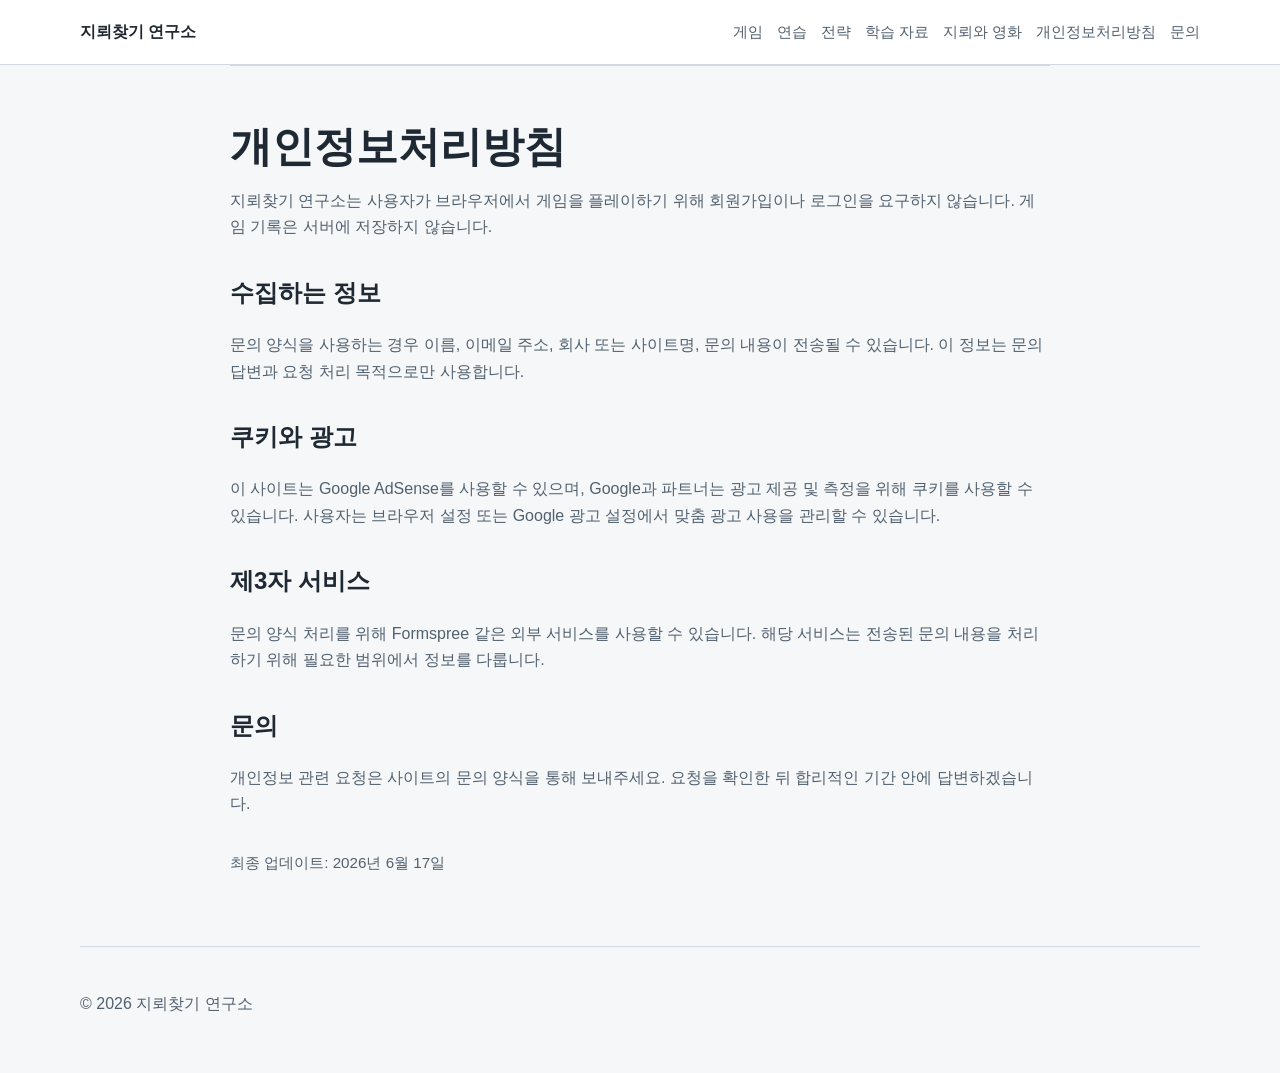
<file: privacy.html>
<!DOCTYPE html>
<html lang="ko">
<head>
    <meta charset="UTF-8">
    <meta name="viewport" content="width=device-width, initial-scale=1.0">
    <meta name="description" content="지뢰찾기 연구소의 개인정보처리방침입니다.">
    <meta name="google-adsense-account" content="ca-pub-1912947623378370">
    <!-- Google tag (gtag.js) -->
    <script async src="https://www.googletagmanager.com/gtag/js?id=G-28TFZ02FF4"></script>
    <script>
      window.dataLayer = window.dataLayer || [];
      function gtag(){dataLayer.push(arguments);}
      gtag('js', new Date());

      gtag('config', 'G-28TFZ02FF4');
    </script>
    <script type="text/javascript">
        (function(c,l,a,r,i,t,y){
            c[a]=c[a]||function(){(c[a].q=c[a].q||[]).push(arguments)};
            t=l.createElement(r);t.async=1;t.src="https://www.clarity.ms/tag/"+i;
            y=l.getElementsByTagName(r)[0];y.parentNode.insertBefore(t,y);
        })(window, document, "clarity", "script", "x8dqy2f5m1");
    </script>
    <title>개인정보처리방침 - 지뢰찾기 연구소</title>
    <link rel="stylesheet" href="style.css">
    <script async src="https://pagead2.googlesyndication.com/pagead/js/adsbygoogle.js?client=ca-pub-1912947623378370" crossorigin="anonymous"></script>
</head>
<body>
    <header class="site-header">
        <nav class="nav" aria-label="주요 메뉴">
            <a class="brand" href="index.html">지뢰찾기 연구소</a>
            <div class="nav-links">
                <a href="index.html#play">게임</a>
                <a href="index.html#practice">연습</a>
                <a href="index.html#strategy">전략</a>
                <a href="resources.html">학습 자료</a>
            <a href="mine-info.html">지뢰와 영화</a>
                <a href="privacy.html">개인정보처리방침</a>
                <a href="contact.html">문의</a>
            </div>
        </nav>
    </header>
    <main class="text-page">
        <h1>개인정보처리방침</h1>
        <p>지뢰찾기 연구소는 사용자가 브라우저에서 게임을 플레이하기 위해 회원가입이나 로그인을 요구하지 않습니다. 게임 기록은 서버에 저장하지 않습니다.</p>
        <h2>수집하는 정보</h2>
        <p>문의 양식을 사용하는 경우 이름, 이메일 주소, 회사 또는 사이트명, 문의 내용이 전송될 수 있습니다. 이 정보는 문의 답변과 요청 처리 목적으로만 사용합니다.</p>
        <h2>쿠키와 광고</h2>
        <p>이 사이트는 Google AdSense를 사용할 수 있으며, Google과 파트너는 광고 제공 및 측정을 위해 쿠키를 사용할 수 있습니다. 사용자는 브라우저 설정 또는 Google 광고 설정에서 맞춤 광고 사용을 관리할 수 있습니다.</p>
        <h2>제3자 서비스</h2>
        <p>문의 양식 처리를 위해 Formspree 같은 외부 서비스를 사용할 수 있습니다. 해당 서비스는 전송된 문의 내용을 처리하기 위해 필요한 범위에서 정보를 다룹니다.</p>
        <h2>문의</h2>
        <p>개인정보 관련 요청은 사이트의 문의 양식을 통해 보내주세요. 요청을 확인한 뒤 합리적인 기간 안에 답변하겠습니다.</p>
        <p class="updated">최종 업데이트: 2026년 6월 17일</p>
    </main>
    <footer class="site-footer"><p>© 2026 지뢰찾기 연구소</p></footer>
</body>
</html>
</file>
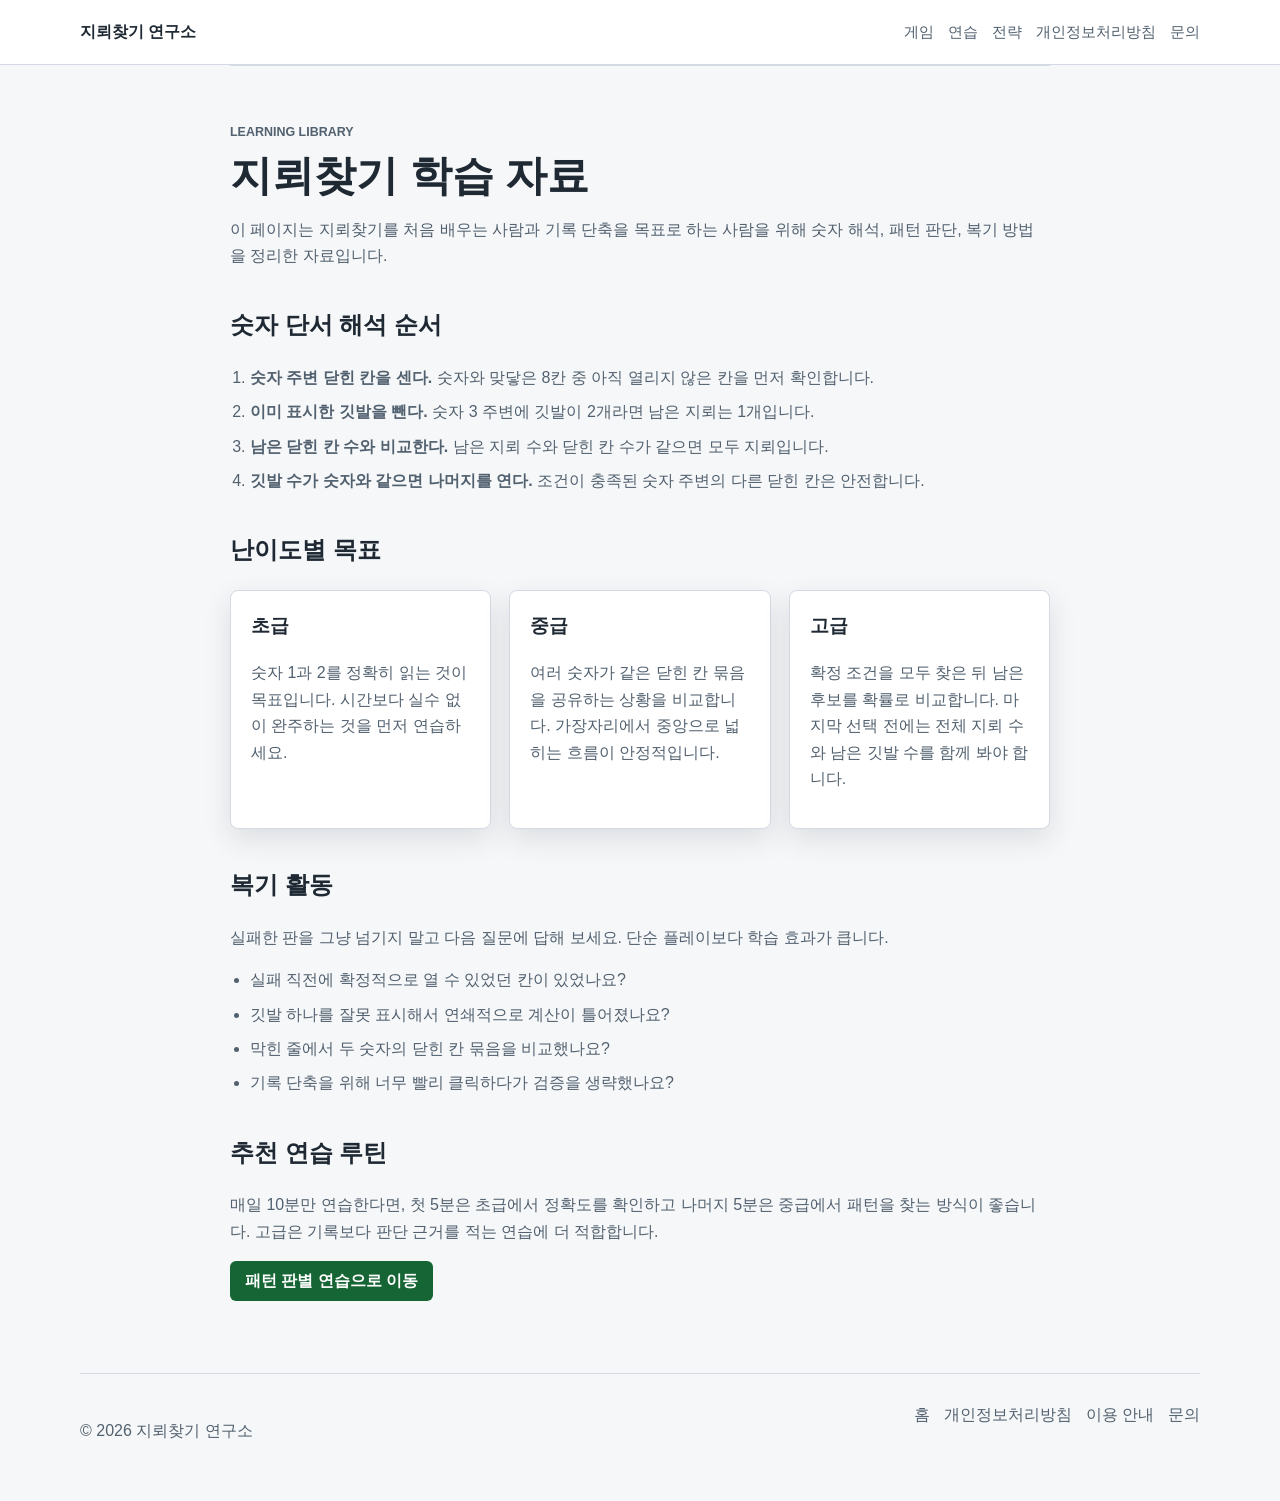
<file: resources.html>
<!DOCTYPE html>
<html lang="ko">
<head>
    <meta charset="UTF-8">
    <meta name="viewport" content="width=device-width, initial-scale=1.0">
    <meta name="description" content="지뢰찾기 숫자 읽기, 패턴 풀이, 연습 방법을 정리한 학습 자료입니다.">
    <meta name="google-adsense-account" content="ca-pub-1912947623378370">
    <!-- Google tag (gtag.js) -->
    <script async src="https://www.googletagmanager.com/gtag/js?id=G-28TFZ02FF4"></script>
    <script>
      window.dataLayer = window.dataLayer || [];
      function gtag(){dataLayer.push(arguments);}
      gtag('js', new Date());

      gtag('config', 'G-28TFZ02FF4');
    </script>
    <script type="text/javascript">
        (function(c,l,a,r,i,t,y){
            c[a]=c[a]||function(){(c[a].q=c[a].q||[]).push(arguments)};
            t=l.createElement(r);t.async=1;t.src="https://www.clarity.ms/tag/"+i;
            y=l.getElementsByTagName(r)[0];y.parentNode.insertBefore(t,y);
        })(window, document, "clarity", "script", "x8dqy2f5m1");
    </script>
    <title>지뢰찾기 학습 자료 - 지뢰찾기 연구소</title>
    <link rel="stylesheet" href="style.css">
    <script async src="https://pagead2.googlesyndication.com/pagead/js/adsbygoogle.js?client=ca-pub-1912947623378370" crossorigin="anonymous"></script>
</head>
<body>
    <header class="site-header">
        <nav class="nav" aria-label="주요 메뉴">
            <a class="brand" href="index.html">지뢰찾기 연구소</a>
            <div class="nav-links">
                <a href="index.html#play">게임</a>
                <a href="index.html#practice">연습</a>
                <a href="index.html#strategy">전략</a>
                <a href="privacy.html">개인정보처리방침</a>
                <a href="contact.html">문의</a>
            </div>
        </nav>
    </header>

    <main class="text-page resource-page">
        <p class="eyebrow">Learning Library</p>
        <h1>지뢰찾기 학습 자료</h1>
        <p>이 페이지는 지뢰찾기를 처음 배우는 사람과 기록 단축을 목표로 하는 사람을 위해 숫자 해석, 패턴 판단, 복기 방법을 정리한 자료입니다.</p>

        <section>
            <h2>숫자 단서 해석 순서</h2>
            <ol class="rich-list">
                <li><strong>숫자 주변 닫힌 칸을 센다.</strong> 숫자와 맞닿은 8칸 중 아직 열리지 않은 칸을 먼저 확인합니다.</li>
                <li><strong>이미 표시한 깃발을 뺀다.</strong> 숫자 3 주변에 깃발이 2개라면 남은 지뢰는 1개입니다.</li>
                <li><strong>남은 닫힌 칸 수와 비교한다.</strong> 남은 지뢰 수와 닫힌 칸 수가 같으면 모두 지뢰입니다.</li>
                <li><strong>깃발 수가 숫자와 같으면 나머지를 연다.</strong> 조건이 충족된 숫자 주변의 다른 닫힌 칸은 안전합니다.</li>
            </ol>
        </section>

        <section>
            <h2>난이도별 목표</h2>
            <div class="resource-grid compact">
                <article>
                    <h3>초급</h3>
                    <p>숫자 1과 2를 정확히 읽는 것이 목표입니다. 시간보다 실수 없이 완주하는 것을 먼저 연습하세요.</p>
                </article>
                <article>
                    <h3>중급</h3>
                    <p>여러 숫자가 같은 닫힌 칸 묶음을 공유하는 상황을 비교합니다. 가장자리에서 중앙으로 넓히는 흐름이 안정적입니다.</p>
                </article>
                <article>
                    <h3>고급</h3>
                    <p>확정 조건을 모두 찾은 뒤 남은 후보를 확률로 비교합니다. 마지막 선택 전에는 전체 지뢰 수와 남은 깃발 수를 함께 봐야 합니다.</p>
                </article>
            </div>
        </section>

        <section>
            <h2>복기 활동</h2>
            <p>실패한 판을 그냥 넘기지 말고 다음 질문에 답해 보세요. 단순 플레이보다 학습 효과가 큽니다.</p>
            <ul class="check-list">
                <li>실패 직전에 확정적으로 열 수 있었던 칸이 있었나요?</li>
                <li>깃발 하나를 잘못 표시해서 연쇄적으로 계산이 틀어졌나요?</li>
                <li>막힌 줄에서 두 숫자의 닫힌 칸 묶음을 비교했나요?</li>
                <li>기록 단축을 위해 너무 빨리 클릭하다가 검증을 생략했나요?</li>
            </ul>
        </section>

        <section>
            <h2>추천 연습 루틴</h2>
            <p>매일 10분만 연습한다면, 첫 5분은 초급에서 정확도를 확인하고 나머지 5분은 중급에서 패턴을 찾는 방식이 좋습니다. 고급은 기록보다 판단 근거를 적는 연습에 더 적합합니다.</p>
            <p><a class="primary-link" href="index.html#practice">패턴 판별 연습으로 이동</a></p>
        </section>
    </main>

    <footer class="site-footer">
        <p>© 2026 지뢰찾기 연구소</p>
        <div>
            <a href="index.html">홈</a>
            <a href="privacy.html">개인정보처리방침</a>
            <a href="terms.html">이용 안내</a>
            <a href="contact.html">문의</a>
        </div>
    </footer>
</body>
</html>
</file>
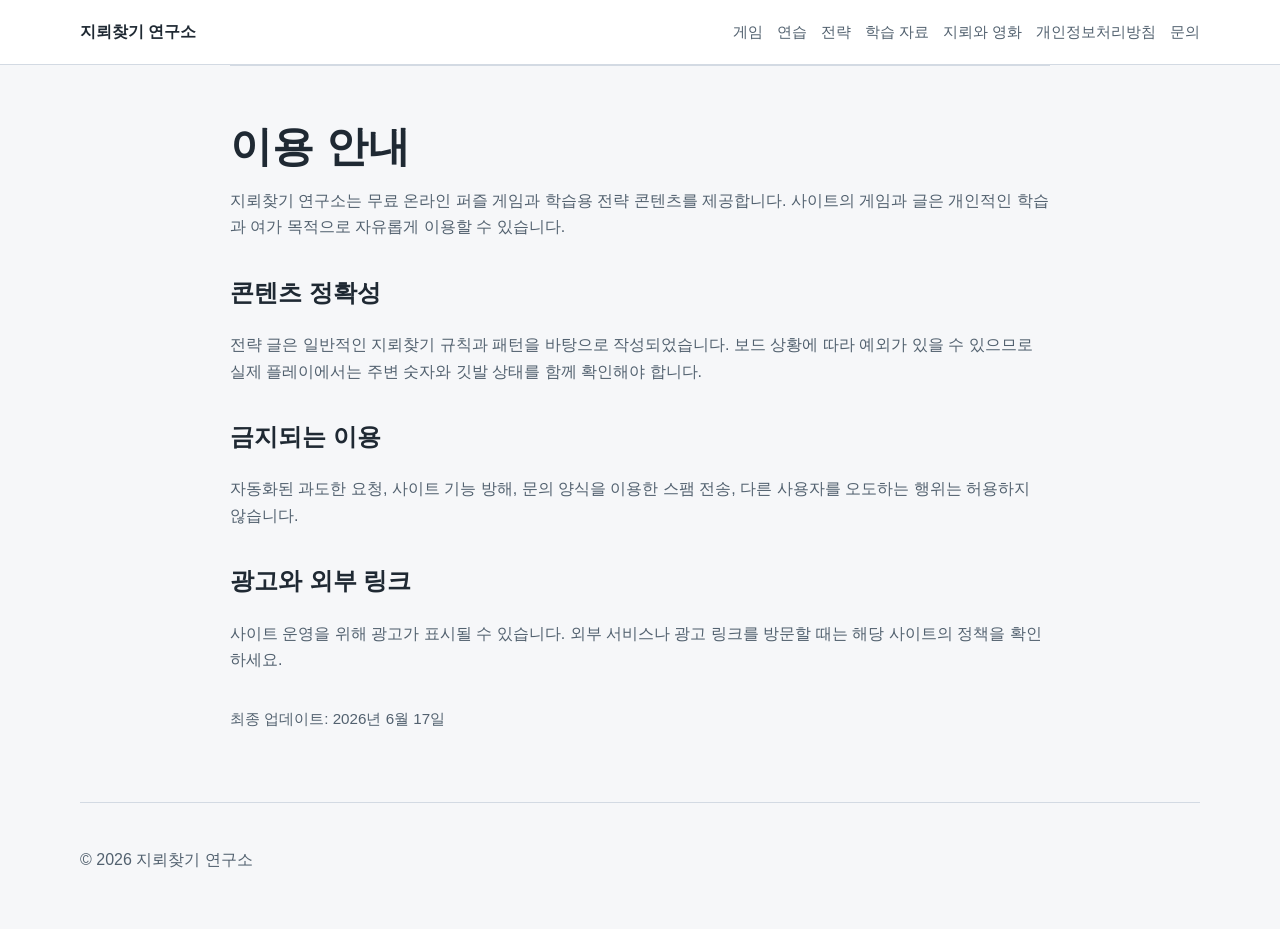
<file: terms.html>
<!DOCTYPE html>
<html lang="ko">
<head>
    <meta charset="UTF-8">
    <meta name="viewport" content="width=device-width, initial-scale=1.0">
    <meta name="description" content="지뢰찾기 연구소 이용 안내입니다.">
    <meta name="google-adsense-account" content="ca-pub-1912947623378370">
    <!-- Google tag (gtag.js) -->
    <script async src="https://www.googletagmanager.com/gtag/js?id=G-28TFZ02FF4"></script>
    <script>
      window.dataLayer = window.dataLayer || [];
      function gtag(){dataLayer.push(arguments);}
      gtag('js', new Date());

      gtag('config', 'G-28TFZ02FF4');
    </script>
    <script type="text/javascript">
        (function(c,l,a,r,i,t,y){
            c[a]=c[a]||function(){(c[a].q=c[a].q||[]).push(arguments)};
            t=l.createElement(r);t.async=1;t.src="https://www.clarity.ms/tag/"+i;
            y=l.getElementsByTagName(r)[0];y.parentNode.insertBefore(t,y);
        })(window, document, "clarity", "script", "x8dqy2f5m1");
    </script>
    <title>이용 안내 - 지뢰찾기 연구소</title>
    <link rel="stylesheet" href="style.css">
    <script async src="https://pagead2.googlesyndication.com/pagead/js/adsbygoogle.js?client=ca-pub-1912947623378370" crossorigin="anonymous"></script>
</head>
<body>
    <header class="site-header">
        <nav class="nav" aria-label="주요 메뉴">
            <a class="brand" href="index.html">지뢰찾기 연구소</a>
            <div class="nav-links">
                <a href="index.html#play">게임</a>
                <a href="index.html#practice">연습</a>
                <a href="index.html#strategy">전략</a>
                <a href="resources.html">학습 자료</a>
            <a href="mine-info.html">지뢰와 영화</a>
                <a href="privacy.html">개인정보처리방침</a>
                <a href="contact.html">문의</a>
            </div>
        </nav>
    </header>
    <main class="text-page">
        <h1>이용 안내</h1>
        <p>지뢰찾기 연구소는 무료 온라인 퍼즐 게임과 학습용 전략 콘텐츠를 제공합니다. 사이트의 게임과 글은 개인적인 학습과 여가 목적으로 자유롭게 이용할 수 있습니다.</p>
        <h2>콘텐츠 정확성</h2>
        <p>전략 글은 일반적인 지뢰찾기 규칙과 패턴을 바탕으로 작성되었습니다. 보드 상황에 따라 예외가 있을 수 있으므로 실제 플레이에서는 주변 숫자와 깃발 상태를 함께 확인해야 합니다.</p>
        <h2>금지되는 이용</h2>
        <p>자동화된 과도한 요청, 사이트 기능 방해, 문의 양식을 이용한 스팸 전송, 다른 사용자를 오도하는 행위는 허용하지 않습니다.</p>
        <h2>광고와 외부 링크</h2>
        <p>사이트 운영을 위해 광고가 표시될 수 있습니다. 외부 서비스나 광고 링크를 방문할 때는 해당 사이트의 정책을 확인하세요.</p>
        <p class="updated">최종 업데이트: 2026년 6월 17일</p>
    </main>
    <footer class="site-footer"><p>© 2026 지뢰찾기 연구소</p></footer>
</body>
</html>
</file>
<file: style.css>
html {
    color-scheme: light;
    scroll-behavior: smooth;
}

body {
    --page-bg: #f6f7f9;
    --surface: #ffffff;
    --surface-strong: #eef3f8;
    --text-color: #1f2933;
    --muted-text: #52616f;
    --border: #d3dae3;
    --button-bg: #166534;
    --button-text: #ffffff;
    --button-hover: #14532d;
    --accent: #b45309;
    --board-border: #52616f;
    --cell-bg: #dfe6ee;
    --cell-border: #aeb9c7;
    --cell-text: #1f2933;
    --revealed-bg: #ffffff;
    --mine-bg: #dc2626;
    --flagged-bg: #facc15;
    --shadow: rgba(31, 41, 51, 0.12);
    margin: 0;
    background: var(--page-bg);
    color: var(--text-color);
    font-family: Arial, Helvetica, sans-serif;
    line-height: 1.65;
}

body.dark-theme {
    --page-bg: #101418;
    --surface: #18212a;
    --surface-strong: #202b36;
    --text-color: #edf2f7;
    --muted-text: #c5ced8;
    --border: #3c4a57;
    --button-bg: #8bc34a;
    --button-text: #101418;
    --button-hover: #a3d46c;
    --accent: #f6ad55;
    --board-border: #7b8794;
    --cell-bg: #263442;
    --cell-border: #485766;
    --cell-text: #edf2f7;
    --revealed-bg: #111820;
    --mine-bg: #ef4444;
    --flagged-bg: #d69e2e;
    --shadow: rgba(0, 0, 0, 0.34);
}

* {
    box-sizing: border-box;
}

a {
    color: inherit;
}

.site-header {
    position: sticky;
    top: 0;
    z-index: 10;
    background: color-mix(in srgb, var(--surface) 92%, transparent);
    border-bottom: 1px solid var(--border);
    backdrop-filter: blur(12px);
}

.nav {
    width: min(1120px, calc(100% - 32px));
    margin: 0 auto;
    min-height: 64px;
    display: flex;
    align-items: center;
    justify-content: space-between;
    gap: 16px;
}

.brand {
    font-weight: 800;
    text-decoration: none;
    white-space: nowrap;
}

.nav-links {
    display: flex;
    flex-wrap: wrap;
    justify-content: flex-end;
    gap: 14px;
    color: var(--muted-text);
    font-size: 0.95rem;
}

.nav-links a,
.site-footer a {
    text-decoration: none;
}

.nav-links a:hover,
.site-footer a:hover {
    text-decoration: underline;
}

main {
    width: min(1120px, calc(100% - 32px));
    margin: 0 auto;
}

.hero {
    min-height: 560px;
    display: grid;
    grid-template-columns: minmax(0, 1fr) 360px;
    align-items: center;
    gap: 56px;
    padding: 56px 0 72px;
}

.hero-copy h1 {
    margin: 0 0 18px;
    font-size: clamp(2.4rem, 7vw, 5rem);
    line-height: 1.05;
    letter-spacing: 0;
}

.hero-copy p {
    max-width: 640px;
    margin: 0 0 24px;
    color: var(--muted-text);
    font-size: 1.1rem;
}

.eyebrow {
    margin: 0 0 8px;
    color: var(--accent);
    font-size: 0.78rem;
    font-weight: 800;
    letter-spacing: 0;
    text-transform: uppercase;
}

.primary-link,
button {
    display: inline-flex;
    min-height: 40px;
    align-items: center;
    justify-content: center;
    border: 1px solid transparent;
    border-radius: 6px;
    background: var(--button-bg);
    color: var(--button-text);
    cursor: pointer;
    font: inherit;
    font-weight: 700;
    padding: 0 14px;
    text-decoration: none;
}

.primary-link:hover,
button:hover {
    background: var(--button-hover);
}

.hero-board {
    display: grid;
    grid-template-columns: repeat(5, 52px);
    gap: 6px;
    justify-content: center;
    padding: 22px;
    background: var(--surface);
    border: 1px solid var(--border);
    box-shadow: 0 18px 44px var(--shadow);
}

.hero-board span {
    width: 52px;
    height: 52px;
    display: grid;
    place-items: center;
    background: var(--cell-bg);
    border: 1px solid var(--cell-border);
    color: var(--cell-text);
    font-weight: 800;
}

.play-section,
.content-section,
.partner-contact,
.text-page {
    padding: 56px 0;
    border-top: 1px solid var(--border);
}

.section-heading {
    max-width: 760px;
    margin-bottom: 24px;
}

.section-heading h2,
.text-page h1 {
    margin: 0 0 10px;
    font-size: clamp(1.7rem, 4vw, 2.6rem);
    line-height: 1.2;
    letter-spacing: 0;
}

.section-heading p,
.partner-contact p,
.text-page p {
    color: var(--muted-text);
}

.game-shell {
    display: grid;
    grid-template-columns: minmax(0, 1fr) 320px;
    gap: 24px;
    align-items: start;
}

.game-panel,
.quick-guide,
.leaderboard,
.practice-card,
.activity-list,
.resource-grid article,
.film-list article,
.notice-box,
.article-grid article,
.strategy-list article,
.faq-list details {
    background: var(--surface);
    border: 1px solid var(--border);
    border-radius: 8px;
    box-shadow: 0 10px 28px var(--shadow);
}

.game-panel {
    padding: 18px;
    overflow: hidden;
}

.controls {
    display: flex;
    flex-wrap: wrap;
    gap: 10px;
    align-items: center;
    margin-bottom: 14px;
}

.controls label,
.quick-guide li,
.partner-contact label {
    color: var(--muted-text);
}

select,
input,
textarea {
    width: 100%;
    min-height: 40px;
    border: 1px solid var(--border);
    border-radius: 6px;
    background: var(--surface);
    color: var(--text-color);
    font: inherit;
    padding: 0 10px;
}

select {
    width: auto;
}

textarea {
    min-height: 130px;
    padding: 10px;
    resize: vertical;
}

.status {
    display: grid;
    grid-template-columns: repeat(3, minmax(0, 1fr));
    gap: 10px;
    margin-bottom: 14px;
    color: var(--muted-text);
    font-size: 0.95rem;
}

.status div {
    min-height: 40px;
    display: flex;
    align-items: center;
    justify-content: center;
    padding: 0 10px;
    background: var(--surface-strong);
    border: 1px solid var(--border);
    border-radius: 6px;
    text-align: center;
}

.board-wrap {
    width: 100%;
    overflow: auto;
    padding-bottom: 4px;
}

#game-board {
    display: grid;
    width: max-content;
    border: 1px solid var(--board-border);
    box-shadow: 0 8px 20px var(--shadow);
    touch-action: manipulation;
}

.cell {
    width: 30px;
    height: 30px;
    border: 1px solid var(--cell-border);
    display: flex;
    justify-content: center;
    align-items: center;
    background: var(--cell-bg);
    color: var(--cell-text);
    cursor: pointer;
    font-weight: 800;
    user-select: none;
}

.cell:focus-visible {
    outline: 3px solid var(--accent);
    outline-offset: -3px;
}

.cell:disabled {
    opacity: 1;
    color: var(--cell-text);
    cursor: default;
}

.cell.mine:disabled {
    color: #ffffff;
}

.cell.revealed {
    background: var(--revealed-bg);
}

.cell.mine {
    background: var(--mine-bg);
    color: #ffffff;
}

.cell.flagged {
    background: var(--flagged-bg);
    color: #1f2933;
}

.side-column {
    display: grid;
    gap: 18px;
}

.quick-guide,
.leaderboard {
    padding: 18px;
}

.quick-guide h3,
.leaderboard h3,
.activity-list h3,
.resource-grid h3,
.article-grid h3,
.strategy-list h3 {
    margin-top: 0;
}

.quick-guide ul {
    margin: 0;
    padding-left: 20px;
}

.leaderboard-header {
    display: flex;
    align-items: flex-start;
    justify-content: space-between;
    gap: 12px;
}

.leaderboard-header h3 {
    margin-bottom: 0;
}

#clear-records {
    min-height: 34px;
    padding: 0 10px;
    background: transparent;
    border-color: var(--border);
    color: var(--text-color);
    font-size: 0.9rem;
}

#clear-records:hover {
    background: var(--surface-strong);
}

.leaderboard-note {
    margin: 8px 0 14px;
    color: var(--muted-text);
    font-size: 0.92rem;
}

.leaderboard-list {
    display: grid;
    gap: 8px;
    margin: 0;
    padding: 0;
    list-style: none;
}

.leaderboard-list li {
    display: grid;
    grid-template-columns: 28px minmax(0, 1fr) auto;
    gap: 8px;
    align-items: center;
    min-height: 38px;
    padding: 8px 10px;
    background: var(--surface-strong);
    border: 1px solid var(--border);
    border-radius: 6px;
    font-size: 0.92rem;
}

.leaderboard-list .rank {
    width: 24px;
    height: 24px;
    display: inline-flex;
    align-items: center;
    justify-content: center;
    border-radius: 50%;
    background: var(--surface);
    border: 1px solid var(--border);
    font-weight: 800;
}

.leaderboard-list .player {
    min-width: 0;
    overflow: hidden;
    text-overflow: ellipsis;
    white-space: nowrap;
    font-weight: 700;
}

.leaderboard-list .record-time {
    font-weight: 800;
    color: var(--accent);
}

.leaderboard-list .record-date {
    grid-column: 2 / 4;
    color: var(--muted-text);
    font-size: 0.82rem;
}

.leaderboard-list .leaderboard-empty {
    display: block;
    color: var(--muted-text);
    text-align: center;
}

.practice-shell {
    display: grid;
    grid-template-columns: minmax(0, 1fr) 320px;
    gap: 24px;
    align-items: start;
}

.practice-card {
    display: grid;
    grid-template-columns: 220px minmax(0, 1fr);
    gap: 24px;
    padding: 20px;
}

.practice-board {
    display: grid;
    grid-template-columns: repeat(3, 56px);
    gap: 6px;
    align-content: start;
}

.practice-cell {
    width: 56px;
    height: 56px;
    display: grid;
    place-items: center;
    border: 1px solid var(--cell-border);
    background: var(--revealed-bg);
    color: var(--cell-text);
    font-weight: 800;
}

.practice-cell.unknown {
    background: var(--cell-bg);
}

.practice-cell.flagged {
    background: var(--flagged-bg);
    color: #1f2933;
}

.practice-copy h3 {
    margin: 0 0 8px;
    font-size: 1.35rem;
}

.practice-options {
    display: grid;
    gap: 8px;
    margin: 16px 0;
}

.practice-options button {
    width: 100%;
    justify-content: flex-start;
    background: var(--surface-strong);
    border-color: var(--border);
    color: var(--text-color);
    text-align: left;
}

.practice-options button:hover {
    background: var(--button-bg);
    color: var(--button-text);
}

.practice-feedback {
    min-height: 54px;
    padding: 12px;
    border: 1px solid var(--border);
    border-radius: 6px;
    background: var(--surface-strong);
    color: var(--muted-text);
}

.practice-feedback.is-correct {
    border-color: #15803d;
    color: #15803d;
}

.practice-feedback.is-wrong {
    border-color: #b45309;
    color: var(--accent);
}

.activity-list {
    padding: 18px;
}

.activity-list ol,
.resource-grid ul,
.check-list,
.rich-list {
    padding-left: 20px;
}

.activity-list li,
.resource-grid li,
.check-list li,
.rich-list li {
    margin-bottom: 8px;
    color: var(--muted-text);
}

.resource-grid {
    display: grid;
    grid-template-columns: repeat(3, minmax(0, 1fr));
    gap: 18px;
}

.resource-grid.compact {
    margin-top: 16px;
}

.resource-grid article {
    padding: 20px;
}

.resource-grid dl {
    margin: 0;
}

.resource-grid dt {
    margin-top: 12px;
    font-weight: 800;
}

.resource-grid dd {
    margin: 4px 0 0;
    color: var(--muted-text);
}

.more-link {
    margin-top: 22px;
    font-weight: 800;
}

.resource-page section {
    margin-top: 36px;
}

.notice-box {
    padding: 20px;
    border-color: #b45309;
    background: color-mix(in srgb, var(--surface) 82%, #fef3c7);
}

.notice-box h2 {
    margin-top: 0;
}

.film-list {
    display: grid;
    gap: 16px;
}

.film-list article {
    padding: 20px;
}

.film-list h3 {
    margin-top: 0;
}

.watch-point {
    margin-bottom: 0;
    color: var(--accent);
    font-weight: 800;
}

.source-list {
    display: grid;
    gap: 8px;
    padding-left: 20px;
}

.source-list a {
    color: var(--button-bg);
    font-weight: 700;
}

.article-grid {
    display: grid;
    grid-template-columns: repeat(3, minmax(0, 1fr));
    gap: 18px;
}

.article-grid article,
.strategy-list article {
    padding: 20px;
}

.alt {
    width: 100vw;
    margin-left: calc(50% - 50vw);
    padding-left: calc((100vw - min(1120px, calc(100vw - 32px))) / 2);
    padding-right: calc((100vw - min(1120px, calc(100vw - 32px))) / 2);
    background: var(--surface-strong);
}

.strategy-list {
    display: grid;
    gap: 16px;
}

.faq-list {
    display: grid;
    gap: 12px;
}

.faq-list details {
    padding: 16px 18px;
}

.faq-list summary {
    cursor: pointer;
    font-weight: 800;
}

.partner-contact {
    max-width: 760px;
    margin: 0 auto;
}

.partner-contact form {
    display: grid;
    gap: 10px;
    padding: 20px;
    background: var(--surface);
    border: 1px solid var(--border);
    border-radius: 8px;
    box-shadow: 0 10px 28px var(--shadow);
}

.site-footer {
    width: min(1120px, calc(100% - 32px));
    margin: 0 auto;
    padding: 28px 0 40px;
    border-top: 1px solid var(--border);
    color: var(--muted-text);
    display: flex;
    flex-wrap: wrap;
    justify-content: space-between;
    gap: 16px;
}

.site-footer div {
    display: flex;
    flex-wrap: wrap;
    gap: 14px;
}

.text-page {
    max-width: 820px;
    min-height: 70vh;
}

.text-page h2 {
    margin-top: 32px;
}

.updated {
    margin-top: 32px;
    font-size: 0.95rem;
}

@media (max-width: 860px) {
    .hero,
    .game-shell,
    .article-grid,
    .practice-shell,
    .practice-card,
    .resource-grid {
        grid-template-columns: 1fr;
    }

    .hero {
        min-height: auto;
        padding-top: 36px;
        gap: 28px;
    }

    .hero-board {
        grid-template-columns: repeat(5, minmax(38px, 1fr));
        width: min(100%, 330px);
    }

    .hero-board span {
        width: 100%;
        height: auto;
        aspect-ratio: 1;
    }

    .practice-board {
        grid-template-columns: repeat(3, minmax(44px, 56px));
    }

    .practice-cell {
        width: 100%;
        height: auto;
        aspect-ratio: 1;
    }

    .status {
        grid-template-columns: 1fr;
    }

    .nav {
        align-items: flex-start;
        flex-direction: column;
        padding: 12px 0;
    }

    .nav-links {
        justify-content: flex-start;
    }
}

@media (max-width: 520px) {
    main,
    .nav,
    .site-footer {
        width: min(100% - 20px, 1120px);
    }

    .controls > * {
        flex: 1 1 130px;
    }

    .controls label {
        flex-basis: 100%;
    }

    .game-panel {
        padding: 12px;
    }

    .cell {
        width: 28px;
        height: 28px;
    }
}
</file>
